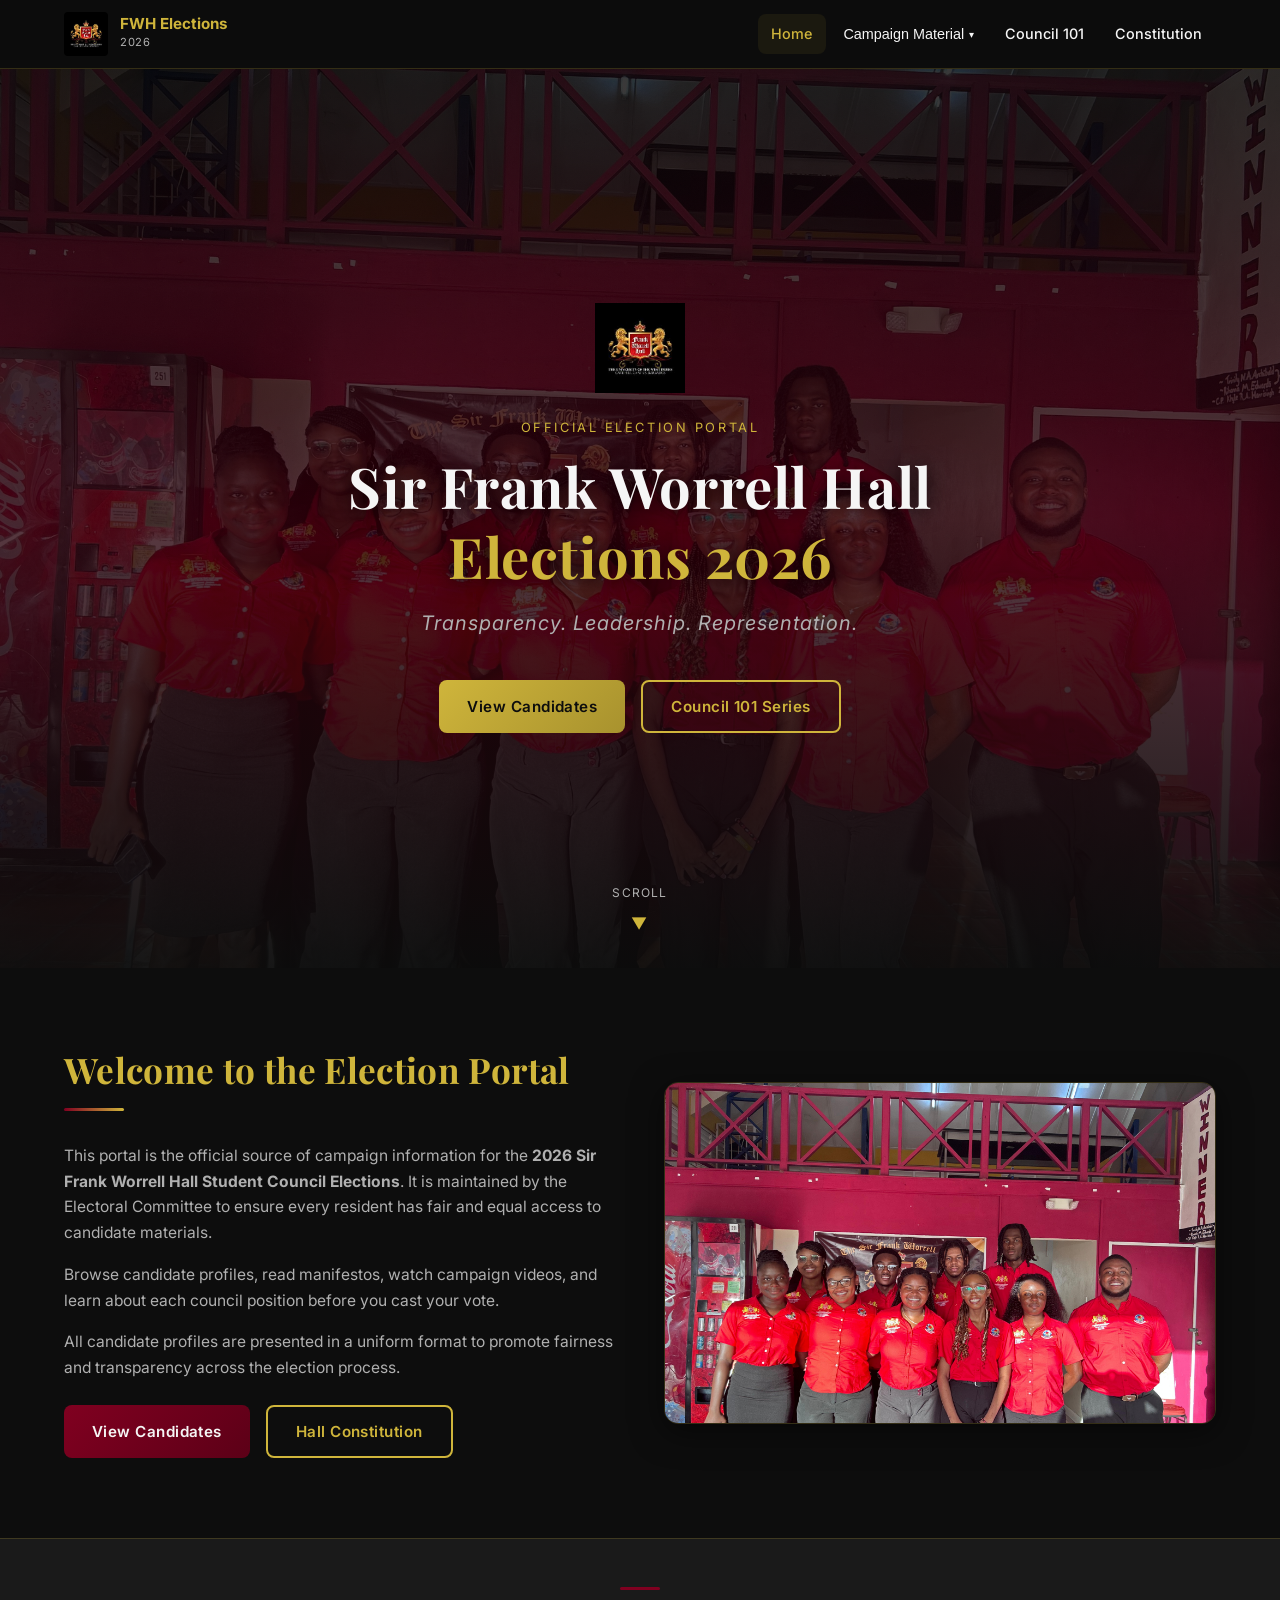
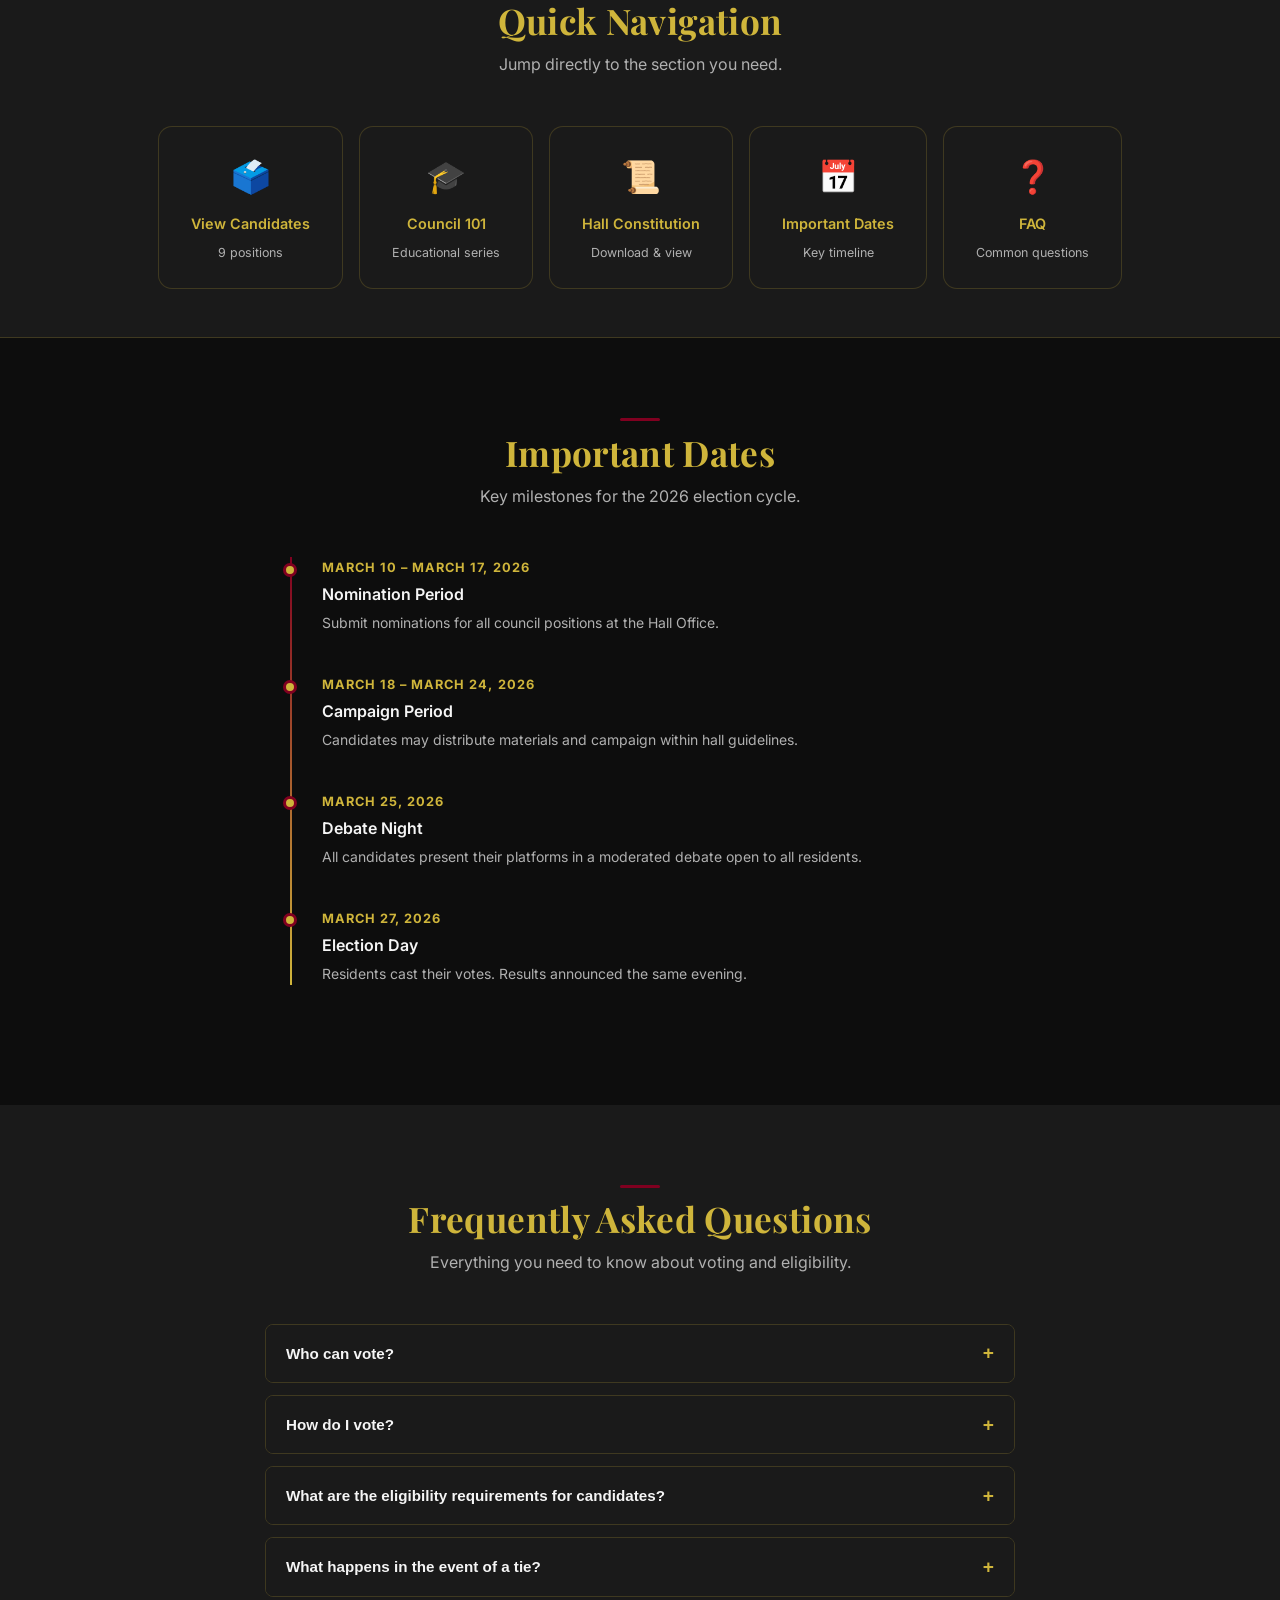
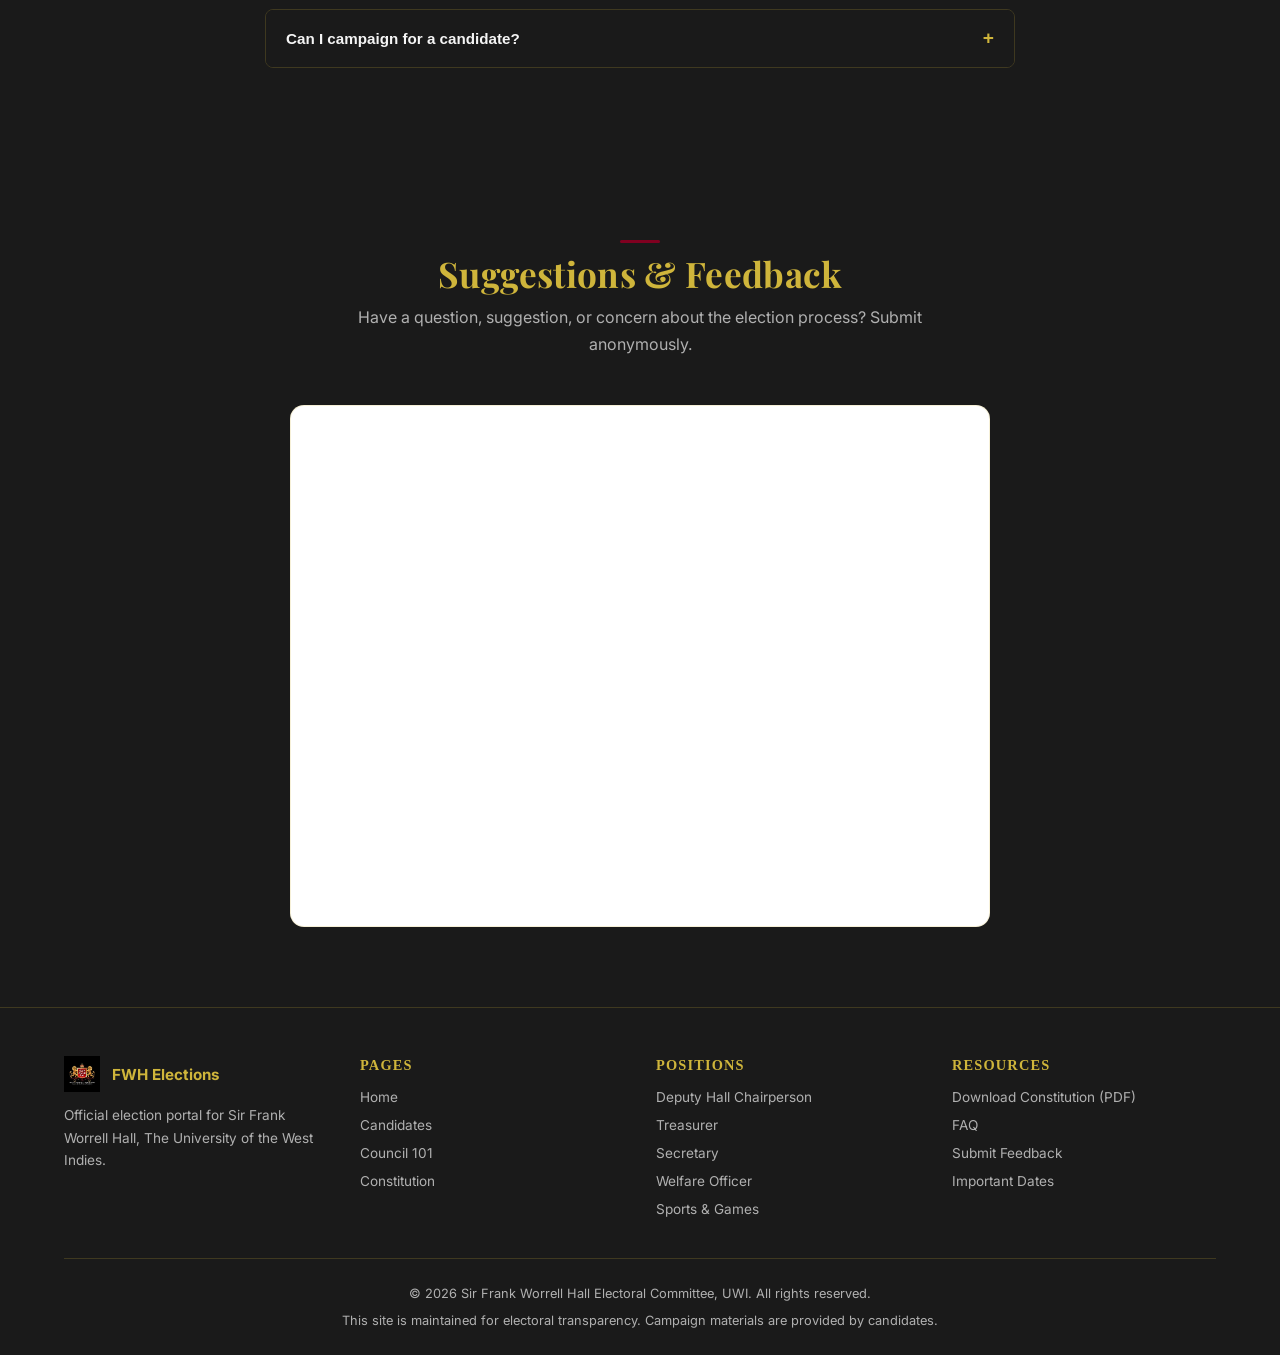
<file: index.html>
<!DOCTYPE html>
<html lang="en">
<head>
  <meta charset="UTF-8" />
  <meta name="viewport" content="width=device-width, initial-scale=1.0" />
  <meta name="description" content="Official election website for Sir Frank Worrell Hall, UWI. View candidates, manifestos, and important election information." />
  <title>FWH Elections 2026 | Sir Frank Worrell Hall</title>
  <link rel="icon" type="image/jpeg" href="assets/images/fwhLogo.jpg" />
  <link rel="preconnect" href="https://fonts.googleapis.com" />
  <link rel="preconnect" href="https://fonts.gstatic.com" crossorigin />
  <link href="https://fonts.googleapis.com/css2?family=Inter:wght@400;500;600;700&family=Playfair+Display:ital,wght@0,700;1,400&display=swap" rel="stylesheet" />
  <link rel="stylesheet" href="assets/css/styles.css" />
  <style>
    /* Page-specific overrides */
    body { font-family: 'Inter', 'Segoe UI', Arial, sans-serif; }
    h1,h2,h3 { font-family: 'Playfair Display', Georgia, serif; }

    /* Scroll-reveal base */
    [data-reveal] { opacity: 0; transform: translateY(20px); transition: opacity 0.6s ease, transform 0.6s ease; }
    [data-reveal].revealed { opacity: 1; transform: none; }

    /* Welcome image */
    .welcome-img-wrap {
      border-radius: var(--radius-lg); overflow: hidden;
      border: 1px solid var(--border);
      box-shadow: 0 8px 32px rgba(0,0,0,0.5);
    }
    .welcome-img-wrap img { width: 100%; height: 340px; object-fit: cover; object-position: top; }

    /* Back to top */
    #backToTop {
      position: fixed; bottom: 2rem; right: 2rem; z-index: 999;
      width: 44px; height: 44px;
      background: var(--maroon); color: var(--text);
      border: none; border-radius: 50%;
      font-size: 1.2rem; cursor: pointer;
      opacity: 0; pointer-events: none;
      transition: opacity 0.3s, transform 0.2s;
      box-shadow: 0 4px 16px rgba(0,0,0,0.4);
    }
    #backToTop:hover { transform: translateY(-3px); background: var(--maroon-light); }
  </style>
</head>
<body>

  <!-- =================== NAVBAR =================== -->
  <nav id="navbar" role="navigation" aria-label="Main navigation">
    <div class="nav-container">
      <a href="index.html" class="nav-logo" aria-label="FWH Elections Home">
        <img src="assets/images/fwhLogo.jpg" alt="Frank Worrell Hall Logo" />
        <div class="nav-logo-text">
          <span class="site-title">FWH Elections</span>
          <span class="site-sub">2026</span>
        </div>
      </a>

      <button class="nav-toggle" id="navToggle" aria-label="Toggle navigation" aria-expanded="false">
        <span></span><span></span><span></span>
      </button>

      <ul class="nav-links" id="navLinks" role="list">
        <li><a href="index.html">Home</a></li>

        <li class="has-dropdown">
          <button class="nav-btn" aria-haspopup="true" aria-expanded="false">
            Campaign Material <span class="chevron" aria-hidden="true">▾</span>
          </button>
          <ul class="dropdown-menu" role="menu">
            <li role="menuitem"><a href="candidates.html#deputy-hall-chairperson">Deputy Hall Chairperson</a></li>
            <li role="menuitem"><a href="candidates.html#treasurer">Treasurer</a></li>
            <li role="menuitem"><a href="candidates.html#secretary">Secretary</a></li>
            <li role="menuitem"><a href="candidates.html#public-relation-officer">Public Relation Officer</a></li>
            <li role="menuitem"><a href="candidates.html#welfare-officer">Welfare Officer</a></li>
            <li role="menuitem"><a href="candidates.html#cultural-and-entertainment-activities-chairperson-ceac">CEAC</a></li>
            <li role="menuitem"><a href="candidates.html#maintenance-representation">Maintenance Representation</a></li>
            <li role="menuitem"><a href="candidates.html#constitutional-chairperson">Constitutional Chairperson</a></li>
            <li role="menuitem"><a href="candidates.html#sports-and-games-chairperson">Sports &amp; Games Chairperson</a></li>
            <li role="menuitem" style="border-top:1px solid var(--border);margin-top:0.25rem;padding-top:0.25rem">
              <a href="candidates.html" style="color:var(--gold);font-weight:600">View All Candidates →</a>
            </li>
          </ul>
        </li>

        <li><a href="council-101.html">Council 101</a></li>
        <li><a href="constitution.html">Constitution</a></li>
      </ul>
    </div>
  </nav>

  <!-- =================== HERO =================== -->
  <section class="hero" aria-label="Hero banner">
    <div class="hero-bg" style="background-image: url('assets/images/councilPhoto.jpeg');" role="presentation"></div>
    <div class="hero-overlay" role="presentation"></div>
    <div class="hero-content">
      <img src="assets/images/fwhLogo.jpg" alt="Sir Frank Worrell Hall Logo" class="hero-logo" />
      <p class="hero-eyebrow">Official Election Portal</p>
      <h1>Sir Frank Worrell Hall<br /><span>Elections 2026</span></h1>
      <p class="hero-tagline">Transparency. Leadership. Representation.</p>
      <div class="hero-cta">
        <a href="candidates.html" class="btn btn-gold">View Candidates</a>
        <a href="council-101.html" class="btn btn-outline">Council 101 Series</a>
      </div>
    </div>
    <div class="hero-scroll" aria-hidden="true">Scroll</div>
  </section>


  <!-- =================== WELCOME =================== -->
  <section class="section" aria-labelledby="welcome-heading">
    <div class="container">
      <div class="welcome-grid" data-reveal>
        <div class="welcome-text">
          <h2 id="welcome-heading">Welcome to the Election Portal</h2>
          <div class="divider divider-left"></div>
          <p>This portal is the official source of campaign information for the <strong>2026 Sir Frank Worrell Hall Student Council Elections</strong>. It is maintained by the Electoral Committee to ensure every resident has fair and equal access to candidate materials.</p>
          <p>Browse candidate profiles, read manifestos, watch campaign videos, and learn about each council position before you cast your vote.</p>
          <p>All candidate profiles are presented in a uniform format to promote fairness and transparency across the election process.</p>
          <div style="display:flex;gap:1rem;flex-wrap:wrap;margin-top:1.5rem">
            <a href="candidates.html" class="btn btn-maroon">View Candidates</a>
            <a href="constitution.html" class="btn btn-outline">Hall Constitution</a>
          </div>
        </div>
        <div class="welcome-img-wrap">
          <img src="assets/images/councilPhoto.jpeg" alt="Current Sir Frank Worrell Hall Council" loading="lazy" />
        </div>
      </div>
    </div>
  </section>


  <!-- =================== QUICK NAV =================== -->
  <section class="section-sm" style="background: var(--black-soft); border-top: 1px solid var(--border); border-bottom: 1px solid var(--border);" aria-labelledby="quicknav-heading">
    <div class="container">
      <div class="section-header" data-reveal>
        <h2 id="quicknav-heading">Quick Navigation</h2>
        <p>Jump directly to the section you need.</p>
      </div>
      <div class="quick-nav" data-reveal>
        <a href="candidates.html" class="quick-nav-btn" aria-label="View all candidates">
          <span class="qnb-icon">🗳️</span>
          <span class="qnb-label">View Candidates</span>
          <span style="font-size:0.78rem;color:var(--text-muted)">9 positions</span>
        </a>
        <a href="council-101.html" class="quick-nav-btn" aria-label="Council 101 video series">
          <span class="qnb-icon">🎓</span>
          <span class="qnb-label">Council 101</span>
          <span style="font-size:0.78rem;color:var(--text-muted)">Educational series</span>
        </a>
        <a href="constitution.html" class="quick-nav-btn" aria-label="View Hall Constitution">
          <span class="qnb-icon">📜</span>
          <span class="qnb-label">Hall Constitution</span>
          <span style="font-size:0.78rem;color:var(--text-muted)">Download &amp; view</span>
        </a>
        <a href="#important-dates" class="quick-nav-btn" aria-label="Important election dates">
          <span class="qnb-icon">📅</span>
          <span class="qnb-label">Important Dates</span>
          <span style="font-size:0.78rem;color:var(--text-muted)">Key timeline</span>
        </a>
        <a href="#faq" class="quick-nav-btn" aria-label="Frequently asked questions">
          <span class="qnb-icon">❓</span>
          <span class="qnb-label">FAQ</span>
          <span style="font-size:0.78rem;color:var(--text-muted)">Common questions</span>
        </a>
      </div>
    </div>
  </section>


  <!-- =================== IMPORTANT DATES =================== -->
  <section class="section" id="important-dates" aria-labelledby="dates-heading">
    <div class="container">
      <div class="section-header" data-reveal>
        <h2 id="dates-heading">Important Dates</h2>
        <p>Key milestones for the 2026 election cycle.</p>
      </div>
      <div class="timeline" id="dates-timeline" data-reveal aria-label="Election timeline">
        <div class="loading-spinner" style="padding:2rem"><div class="spinner"></div></div>
      </div>
    </div>
  </section>


  <!-- =================== FAQ =================== -->
  <section class="section" id="faq" style="background: var(--black-soft);" aria-labelledby="faq-heading">
    <div class="container">
      <div class="section-header" data-reveal>
        <h2 id="faq-heading">Frequently Asked Questions</h2>
        <p>Everything you need to know about voting and eligibility.</p>
      </div>
      <div class="accordion" id="faq-accordion" data-reveal aria-label="FAQ accordion">
        <div class="loading-spinner" style="padding:2rem"><div class="spinner"></div></div>
      </div>
    </div>
  </section>


  <!-- =================== FEEDBACK / SUGGESTION BOX =================== -->
  <section class="section feedback-section" id="feedback" aria-labelledby="feedback-heading">
    <div class="container">
      <div class="feedback-wrap" data-reveal>
        <div class="section-header">
          <h2 id="feedback-heading">Suggestions &amp; Feedback</h2>
          <p>Have a question, suggestion, or concern about the election process? Submit anonymously.</p>
        </div>
        <!--
          SETUP: Replace the src below with your published Google Form embed URL.
          In Google Forms: Send → Embed icon → Copy the src URL from the iframe code.
        
        <div class="feedback-placeholder" id="feedback-form-area">
          <p style="margin-bottom:1rem;font-size:1rem;color:var(--text)">📬 Suggestion Box</p>
          <p>To enable the anonymous feedback form, replace the placeholder in <code>index.html</code> with your Google Form embed URL.</p>
          <p style="margin-top:0.75rem;font-size:0.82rem">
            See the <a href="README.md">setup guide</a> for instructions on creating a Google Form and adding the embed code here.
          </p>
        </div>
      -->
        
        <div class="feedback-iframe-wrap">
          <iframe src="https://docs.google.com/forms/d/e/1FAIpQLSc6IU6gb0yAJTKpWpxSdC4wE6JJoQL9-2AI1ia40ZU83E6RcQ/viewform?embedded=true"
            title="Anonymous suggestion and feedback form"
            frameborder="0" marginheight="0" marginwidth="0">
            
          </iframe>
        </div>
       
      </div>
    </div>
  </section>


  <!-- =================== FOOTER =================== -->
  <footer role="contentinfo">
    <div class="container">
      <div class="footer-grid">
        <div class="footer-col">
          <div class="footer-logo">
            <img src="assets/images/fwhLogo.jpg" alt="FWH Logo" />
            <span style="color:var(--gold);font-weight:700;font-size:0.95rem">FWH Elections</span>
          </div>
          <p>Official election portal for Sir Frank Worrell Hall, The University of the West Indies.</p>
        </div>
        <div class="footer-col">
          <h4>Pages</h4>
          <a href="index.html">Home</a>
          <a href="candidates.html">Candidates</a>
          <a href="council-101.html">Council 101</a>
          <a href="constitution.html">Constitution</a>
        </div>
        <div class="footer-col">
          <h4>Positions</h4>
          <a href="candidates.html#deputy-hall-chairperson">Deputy Hall Chairperson</a>
          <a href="candidates.html#treasurer">Treasurer</a>
          <a href="candidates.html#secretary">Secretary</a>
          <a href="candidates.html#welfare-officer">Welfare Officer</a>
          <a href="candidates.html#sports-and-games-chairperson">Sports &amp; Games</a>
        </div>
        <div class="footer-col">
          <h4>Resources</h4>
          <a href="assets/docs/constitution.pdf" target="_blank" rel="noopener">Download Constitution (PDF)</a>
          <a href="#faq">FAQ</a>
          <a href="#feedback">Submit Feedback</a>
          <a href="#important-dates">Important Dates</a>
        </div>
      </div>
      <div class="footer-bottom">
        <p>© 2026 Sir Frank Worrell Hall Electoral Committee, UWI. All rights reserved.</p>
        <p style="margin-top:0.35rem">This site is maintained for electoral transparency. Campaign materials are provided by candidates.</p>
      </div>
    </div>
  </footer>

  <button id="backToTop" aria-label="Back to top" title="Back to top">↑</button>

  <script type="module" src="assets/js/main.js"></script>
</body>
</html>
</file>
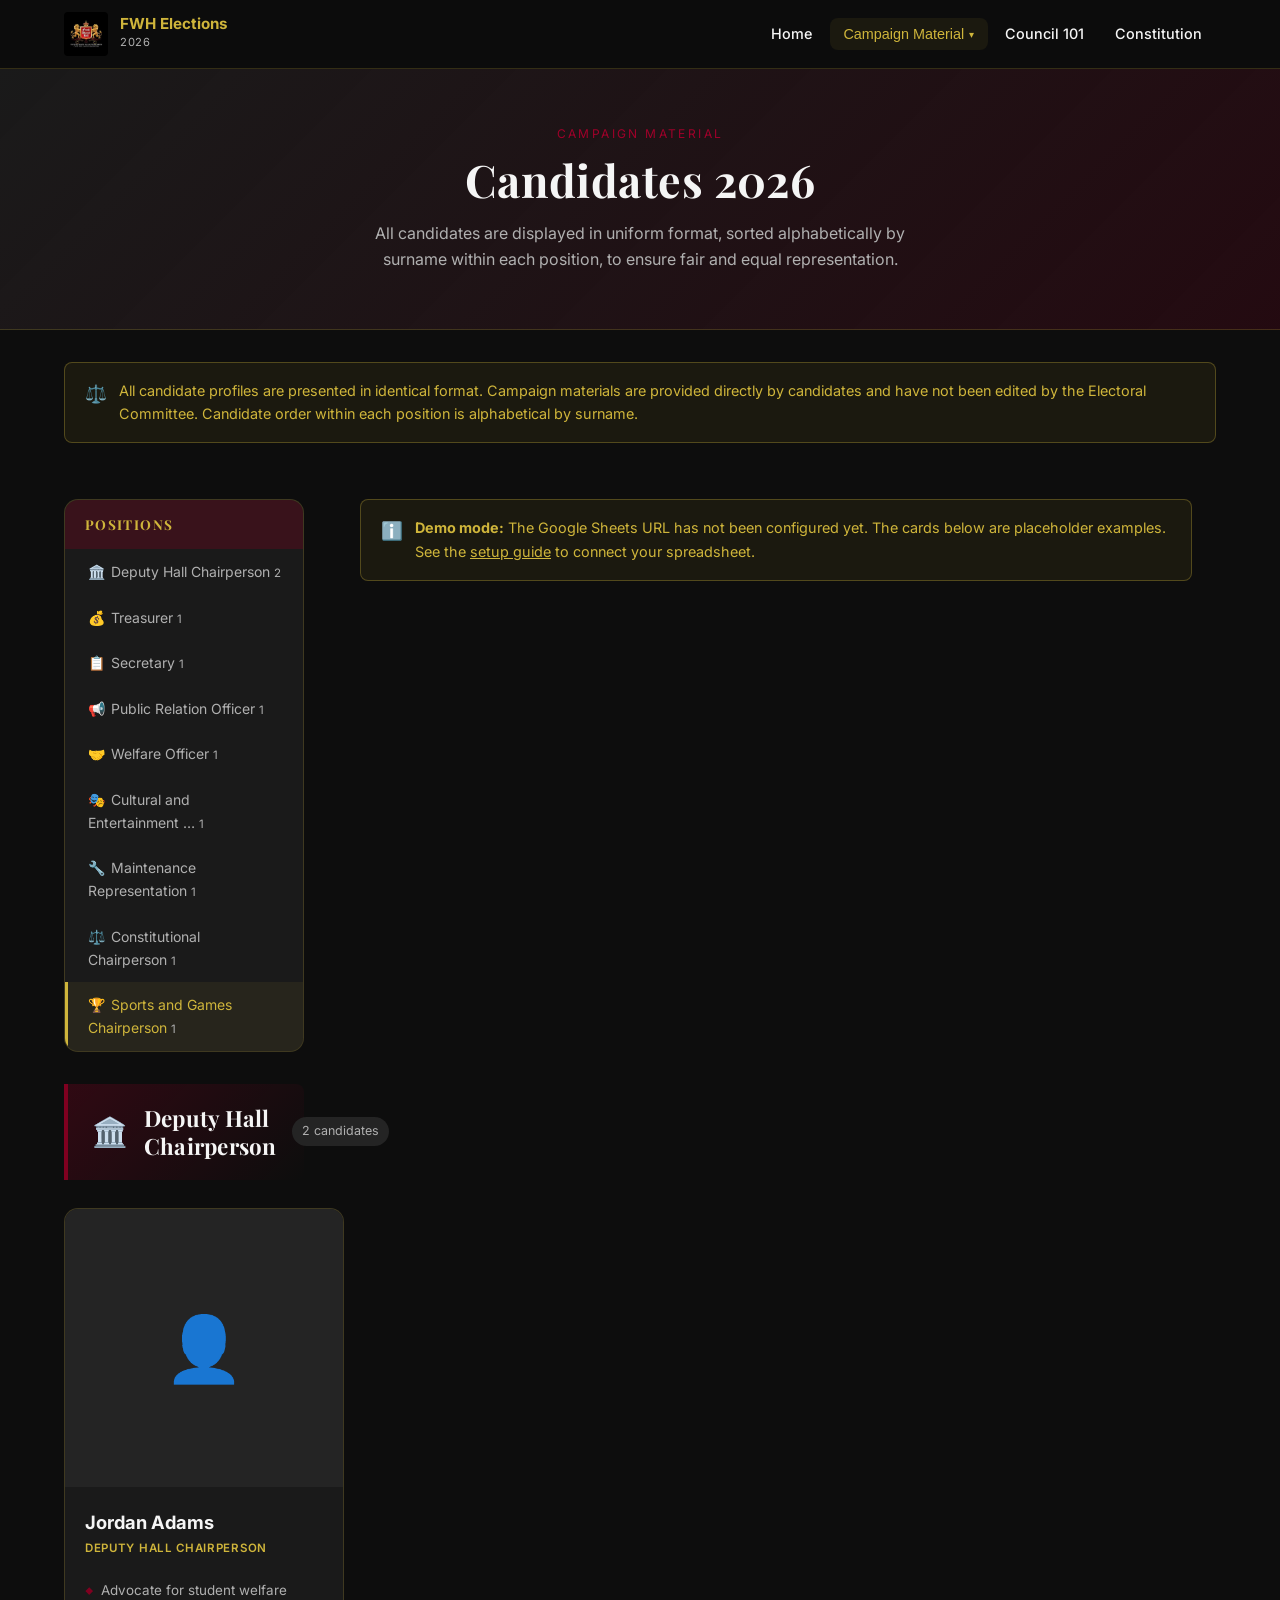
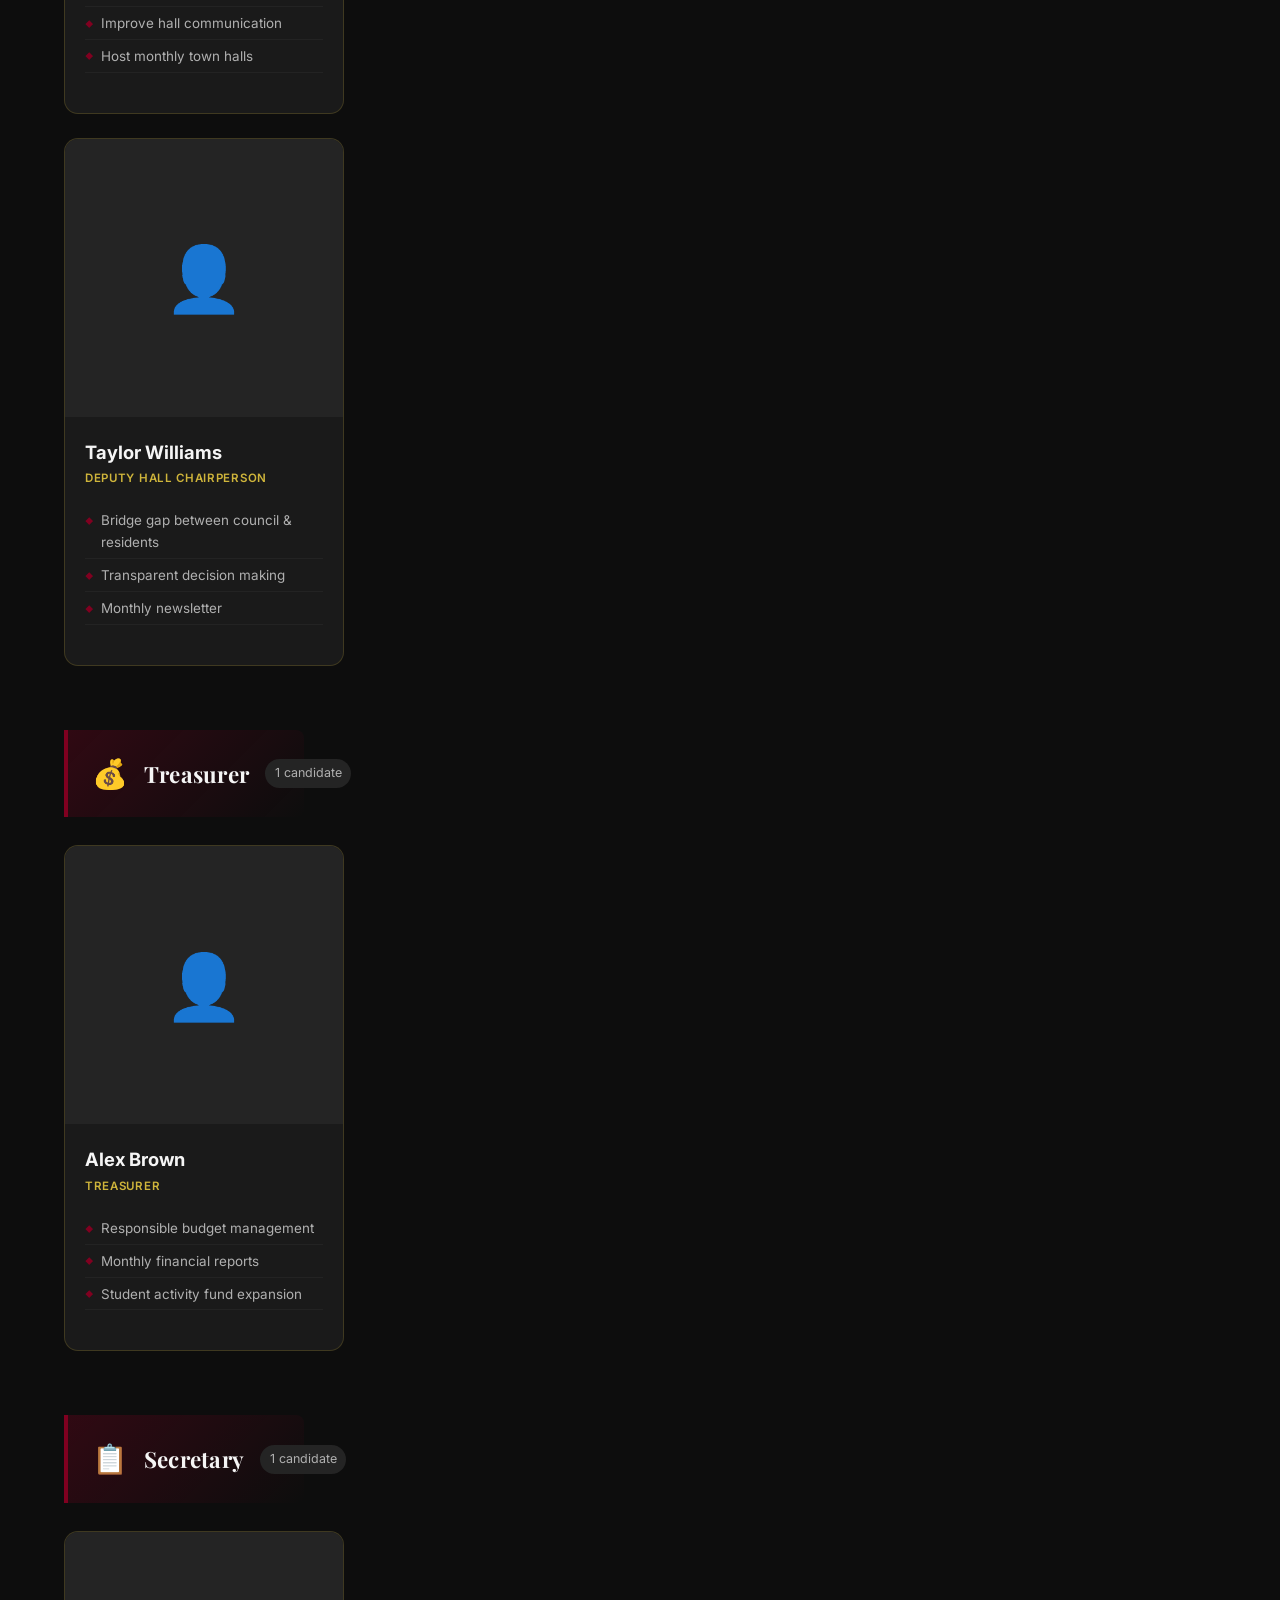
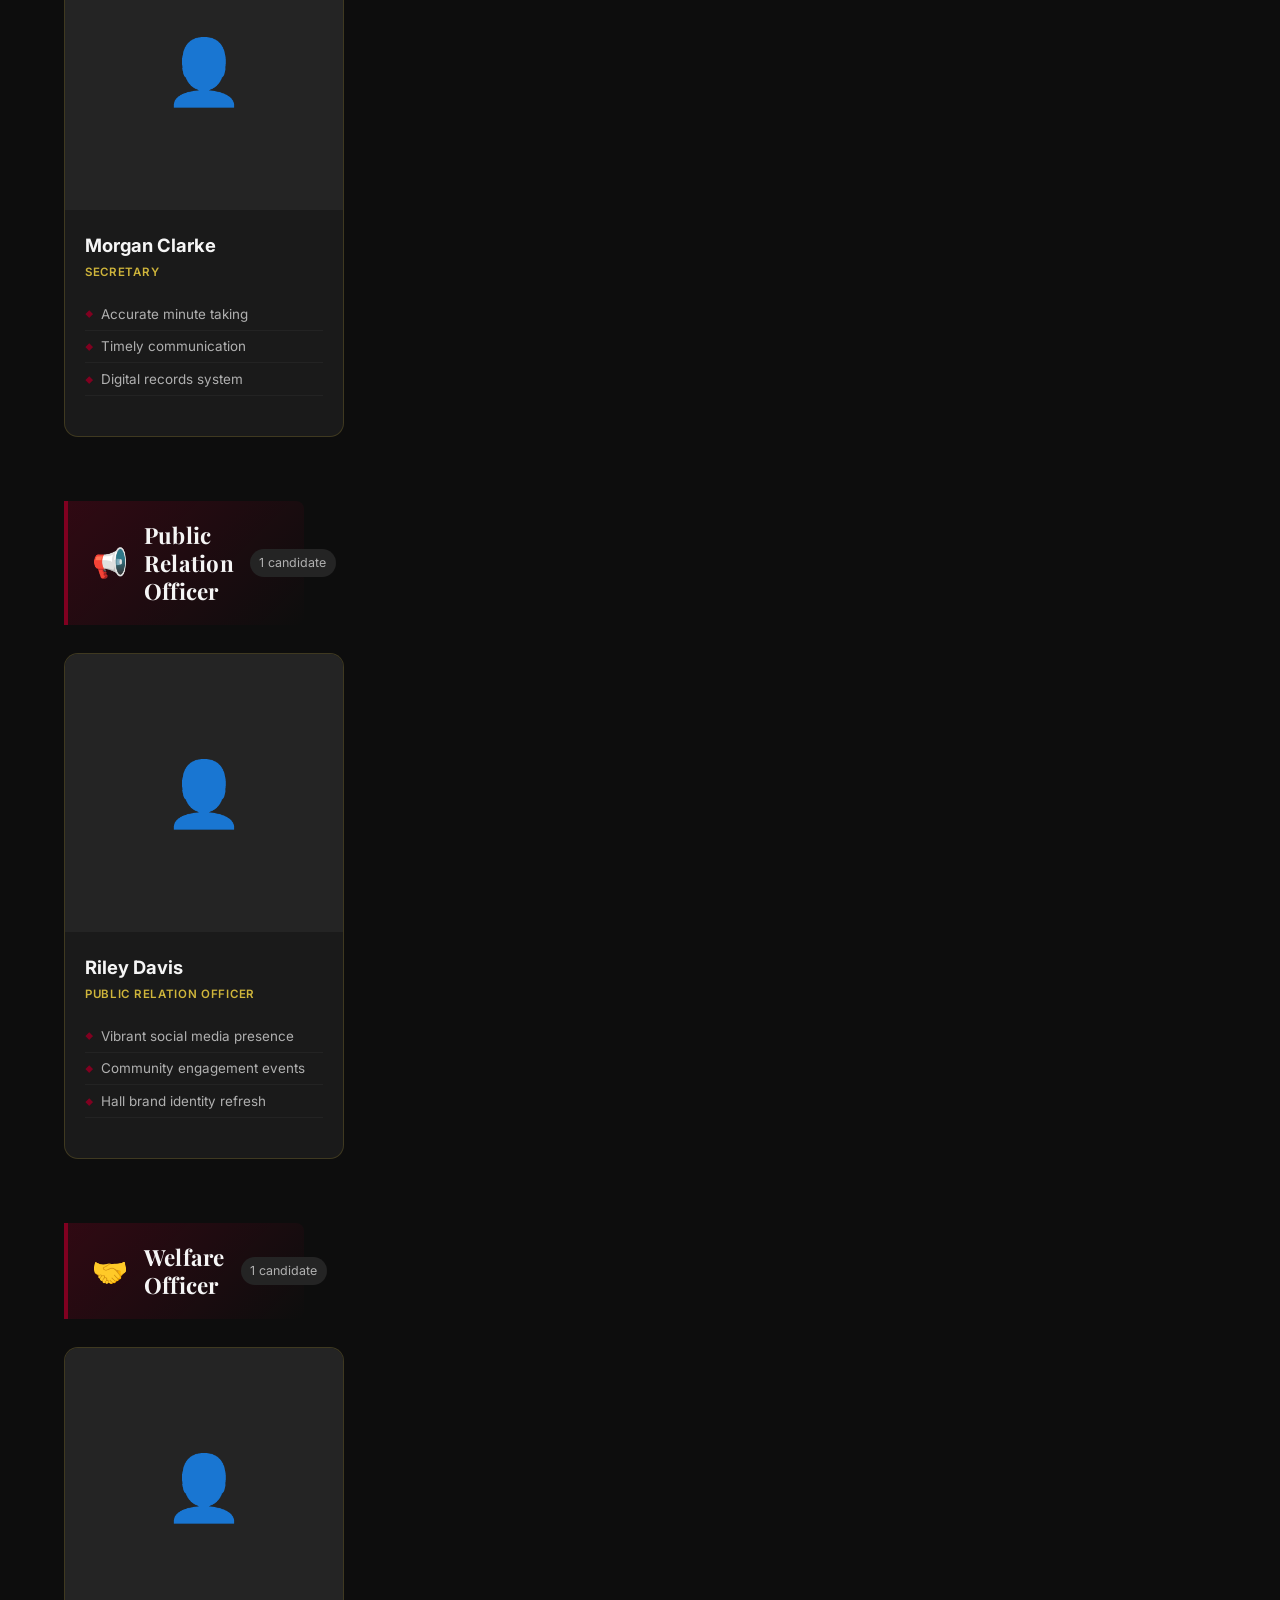
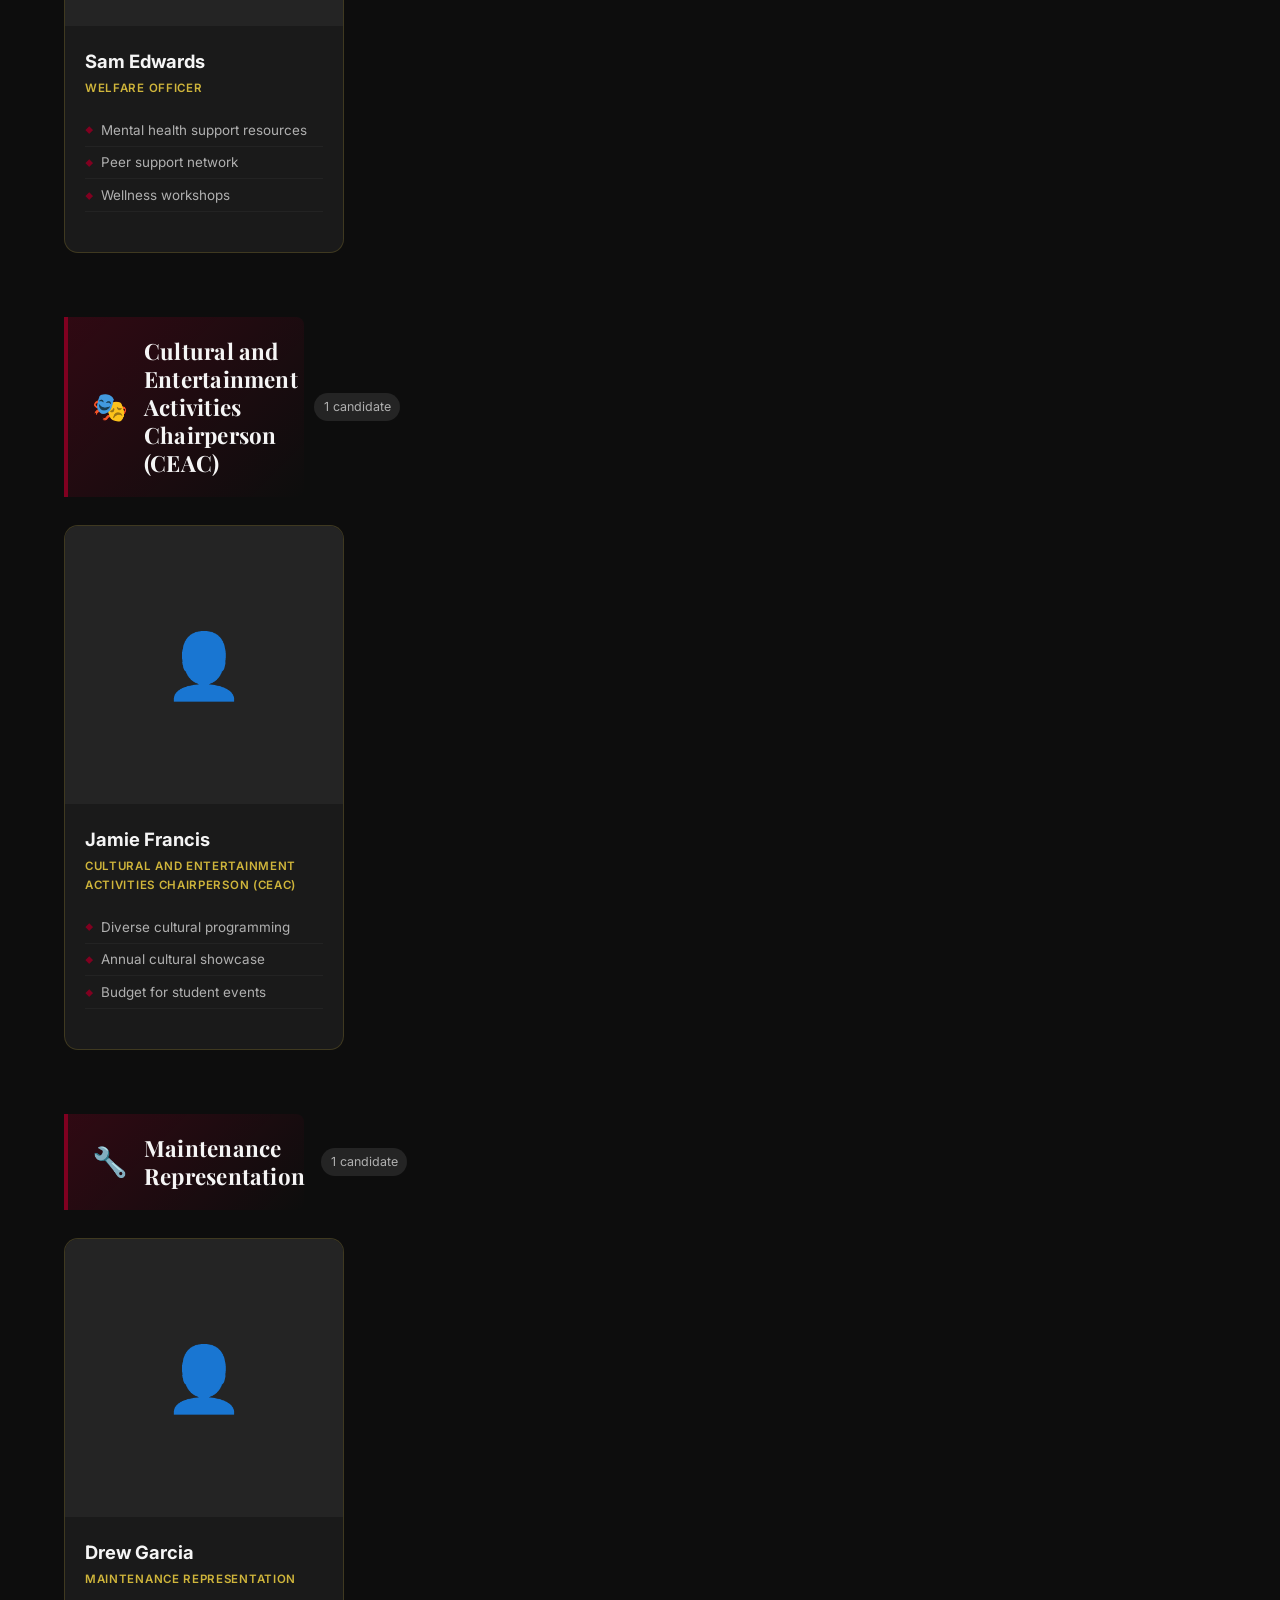
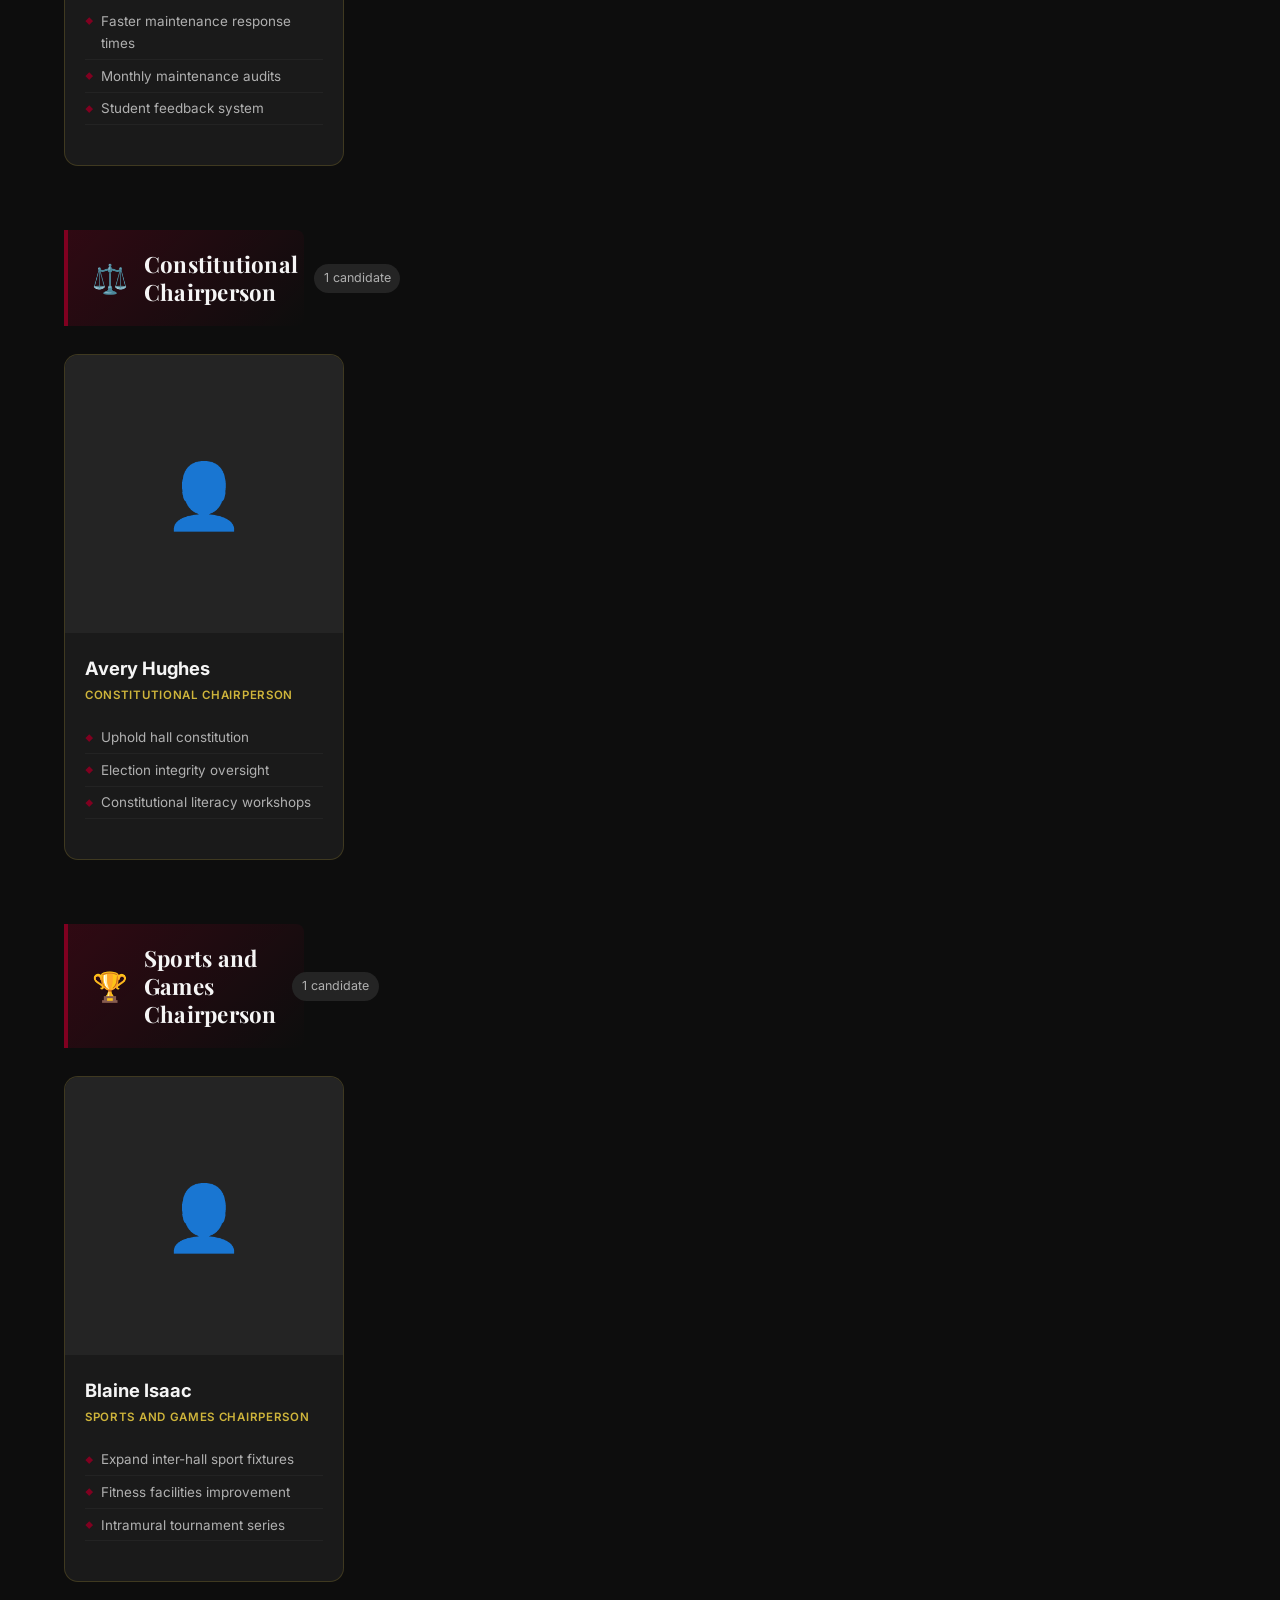
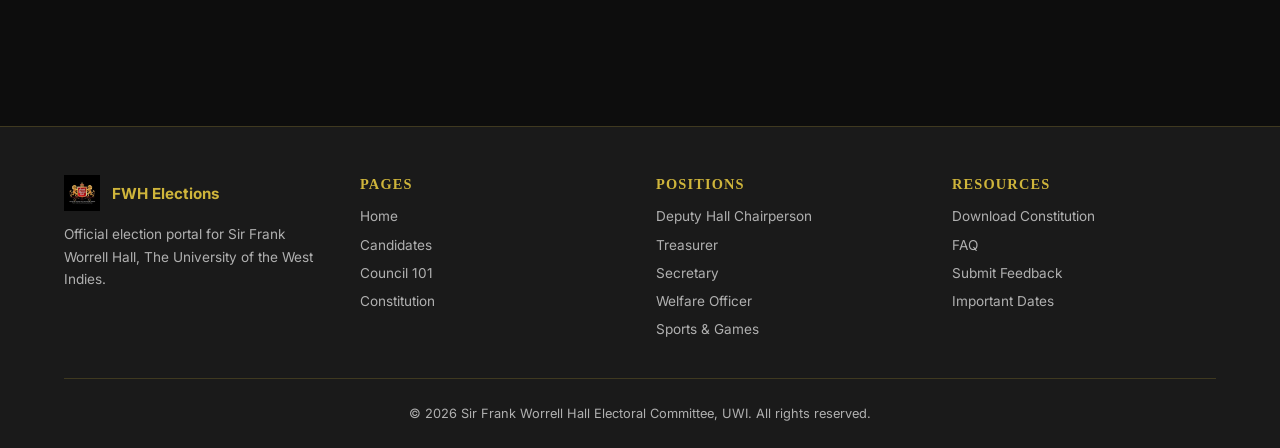
<file: candidates.html>
<!DOCTYPE html>
<html lang="en">
<head>
  <meta charset="UTF-8" />
  <meta name="viewport" content="width=device-width, initial-scale=1.0" />
  <meta name="description" content="Browse all candidates running for the 2026 Sir Frank Worrell Hall Student Council. View manifestos, campaign videos, and platform summaries." />
  <title>Candidates | FWH Elections 2026</title>
  <link rel="icon" type="image/jpeg" href="assets/images/fwhLogo.jpg" />
  <link rel="preconnect" href="https://fonts.googleapis.com" />
  <link rel="preconnect" href="https://fonts.gstatic.com" crossorigin />
  <link href="https://fonts.googleapis.com/css2?family=Inter:wght@400;500;600;700&family=Playfair+Display:ital,wght@0,700;1,400&display=swap" rel="stylesheet" />
  <link rel="stylesheet" href="assets/css/styles.css" />
  <style>
    body { font-family: 'Inter', 'Segoe UI', Arial, sans-serif; }
    h1,h2,h3 { font-family: 'Playfair Display', Georgia, serif; }
    [data-reveal] { opacity: 0; transform: translateY(20px); transition: opacity 0.6s ease, transform 0.6s ease; }
    [data-reveal].revealed { opacity: 1; transform: none; }
    #backToTop {
      position: fixed; bottom: 2rem; right: 2rem; z-index: 999;
      width: 44px; height: 44px;
      background: var(--maroon); color: var(--text);
      border: none; border-radius: 50%;
      font-size: 1.2rem; cursor: pointer;
      opacity: 0; pointer-events: none;
      transition: opacity 0.3s, transform 0.2s;
      box-shadow: 0 4px 16px rgba(0,0,0,0.4);
    }
    #backToTop:hover { transform: translateY(-3px); background: var(--maroon-light); }
  </style>
</head>
<body>

  <!-- =================== NAVBAR =================== -->
  <nav id="navbar" role="navigation" aria-label="Main navigation">
    <div class="nav-container">
      <a href="index.html" class="nav-logo" aria-label="FWH Elections Home">
        <img src="assets/images/fwhLogo.jpg" alt="Frank Worrell Hall Logo" />
        <div class="nav-logo-text">
          <span class="site-title">FWH Elections</span>
          <span class="site-sub">2026</span>
        </div>
      </a>
      <button class="nav-toggle" id="navToggle" aria-label="Toggle navigation" aria-expanded="false">
        <span></span><span></span><span></span>
      </button>
      <ul class="nav-links" id="navLinks" role="list">
        <li><a href="index.html">Home</a></li>
        <li class="has-dropdown">
          <button class="nav-btn active" aria-haspopup="true" aria-expanded="false">
            Campaign Material <span class="chevron" aria-hidden="true">▾</span>
          </button>
          <ul class="dropdown-menu" role="menu">
            <li role="menuitem"><a href="#deputy-hall-chairperson">Deputy Hall Chairperson</a></li>
            <li role="menuitem"><a href="#treasurer">Treasurer</a></li>
            <li role="menuitem"><a href="#secretary">Secretary</a></li>
            <li role="menuitem"><a href="#public-relation-officer">Public Relation Officer</a></li>
            <li role="menuitem"><a href="#welfare-officer">Welfare Officer</a></li>
            <li role="menuitem"><a href="#cultural-and-entertainment-activities-chairperson-ceac">CEAC</a></li>
            <li role="menuitem"><a href="#maintenance-representation">Maintenance Representation</a></li>
            <li role="menuitem"><a href="#constitutional-chairperson">Constitutional Chairperson</a></li>
            <li role="menuitem"><a href="#sports-and-games-chairperson">Sports &amp; Games Chairperson</a></li>
          </ul>
        </li>
        <li><a href="council-101.html">Council 101</a></li>
        <li><a href="constitution.html">Constitution</a></li>
      </ul>
    </div>
  </nav>

  <!-- =================== PAGE BANNER =================== -->
  <header class="page-banner">
    <div class="container">
      <p class="page-eyebrow">Campaign Material</p>
      <h1>Candidates 2026</h1>
      <p>All candidates are displayed in uniform format, sorted alphabetically by surname within each position, to ensure fair and equal representation.</p>
    </div>
  </header>

  <!-- =================== FAIRNESS NOTICE =================== -->
  <div class="container" style="margin-top:2rem">
    <div class="alert alert-gold">
      <span class="alert-icon">⚖️</span>
      <span>All candidate profiles are presented in identical format. Campaign materials are provided directly by candidates and have not been edited by the Electoral Committee. Candidate order within each position is alphabetical by surname.</span>
    </div>
  </div>

  <!-- =================== MAIN LAYOUT =================== -->
  <main style="padding: 2rem 0 5rem;" aria-label="Candidates by position">
    <div class="positions-layout">

      <!-- Sidebar -->
      <aside aria-label="Positions navigation">
        <div class="positions-sidebar">
          <h3>Positions</h3>
          <ul class="sidebar-nav" id="positions-sidebar-nav" role="list">
            <li><a href="#deputy-hall-chairperson">🏛️ Deputy Hall Chairperson</a></li>
            <li><a href="#treasurer">💰 Treasurer</a></li>
            <li><a href="#secretary">📋 Secretary</a></li>
            <li><a href="#public-relation-officer">📢 Public Relation Officer</a></li>
            <li><a href="#welfare-officer">🤝 Welfare Officer</a></li>
            <li><a href="#cultural-and-entertainment-activities-chairperson-ceac">🎭 CEAC</a></li>
            <li><a href="#maintenance-representation">🔧 Maintenance Rep.</a></li>
            <li><a href="#constitutional-chairperson">⚖️ Constitutional Chair</a></li>
            <li><a href="#sports-and-games-chairperson">🏆 Sports &amp; Games</a></li>
          </ul>
        </div>
      </aside>

      <!-- Dynamic candidate sections -->
      <div id="candidates-main" aria-live="polite">
        <div class="loading-spinner">
          <div class="spinner"></div>
          <p>Loading candidates…</p>
        </div>
      </div>

    </div>
  </main>

  <!-- =================== FOOTER =================== -->
  <footer role="contentinfo">
    <div class="container">
      <div class="footer-grid">
        <div class="footer-col">
          <div class="footer-logo">
            <img src="assets/images/fwhLogo.jpg" alt="FWH Logo" />
            <span style="color:var(--gold);font-weight:700;font-size:0.95rem">FWH Elections</span>
          </div>
          <p>Official election portal for Sir Frank Worrell Hall, The University of the West Indies.</p>
        </div>
        <div class="footer-col">
          <h4>Pages</h4>
          <a href="index.html">Home</a>
          <a href="candidates.html">Candidates</a>
          <a href="council-101.html">Council 101</a>
          <a href="constitution.html">Constitution</a>
        </div>
        <div class="footer-col">
          <h4>Positions</h4>
          <a href="#deputy-hall-chairperson">Deputy Hall Chairperson</a>
          <a href="#treasurer">Treasurer</a>
          <a href="#secretary">Secretary</a>
          <a href="#welfare-officer">Welfare Officer</a>
          <a href="#sports-and-games-chairperson">Sports &amp; Games</a>
        </div>
        <div class="footer-col">
          <h4>Resources</h4>
          <a href="assets/docs/constitution.pdf" target="_blank" rel="noopener">Download Constitution</a>
          <a href="index.html#faq">FAQ</a>
          <a href="index.html#feedback">Submit Feedback</a>
          <a href="index.html#important-dates">Important Dates</a>
        </div>
      </div>
      <div class="footer-bottom">
        <p>© 2026 Sir Frank Worrell Hall Electoral Committee, UWI. All rights reserved.</p>
      </div>
    </div>
  </footer>

  <button id="backToTop" aria-label="Back to top" title="Back to top">↑</button>

  <script type="module" src="assets/js/candidates.js?v=4"></script>
  <script type="module" src="assets/js/main.js?v=4"></script>
</body>
</html>
</file>
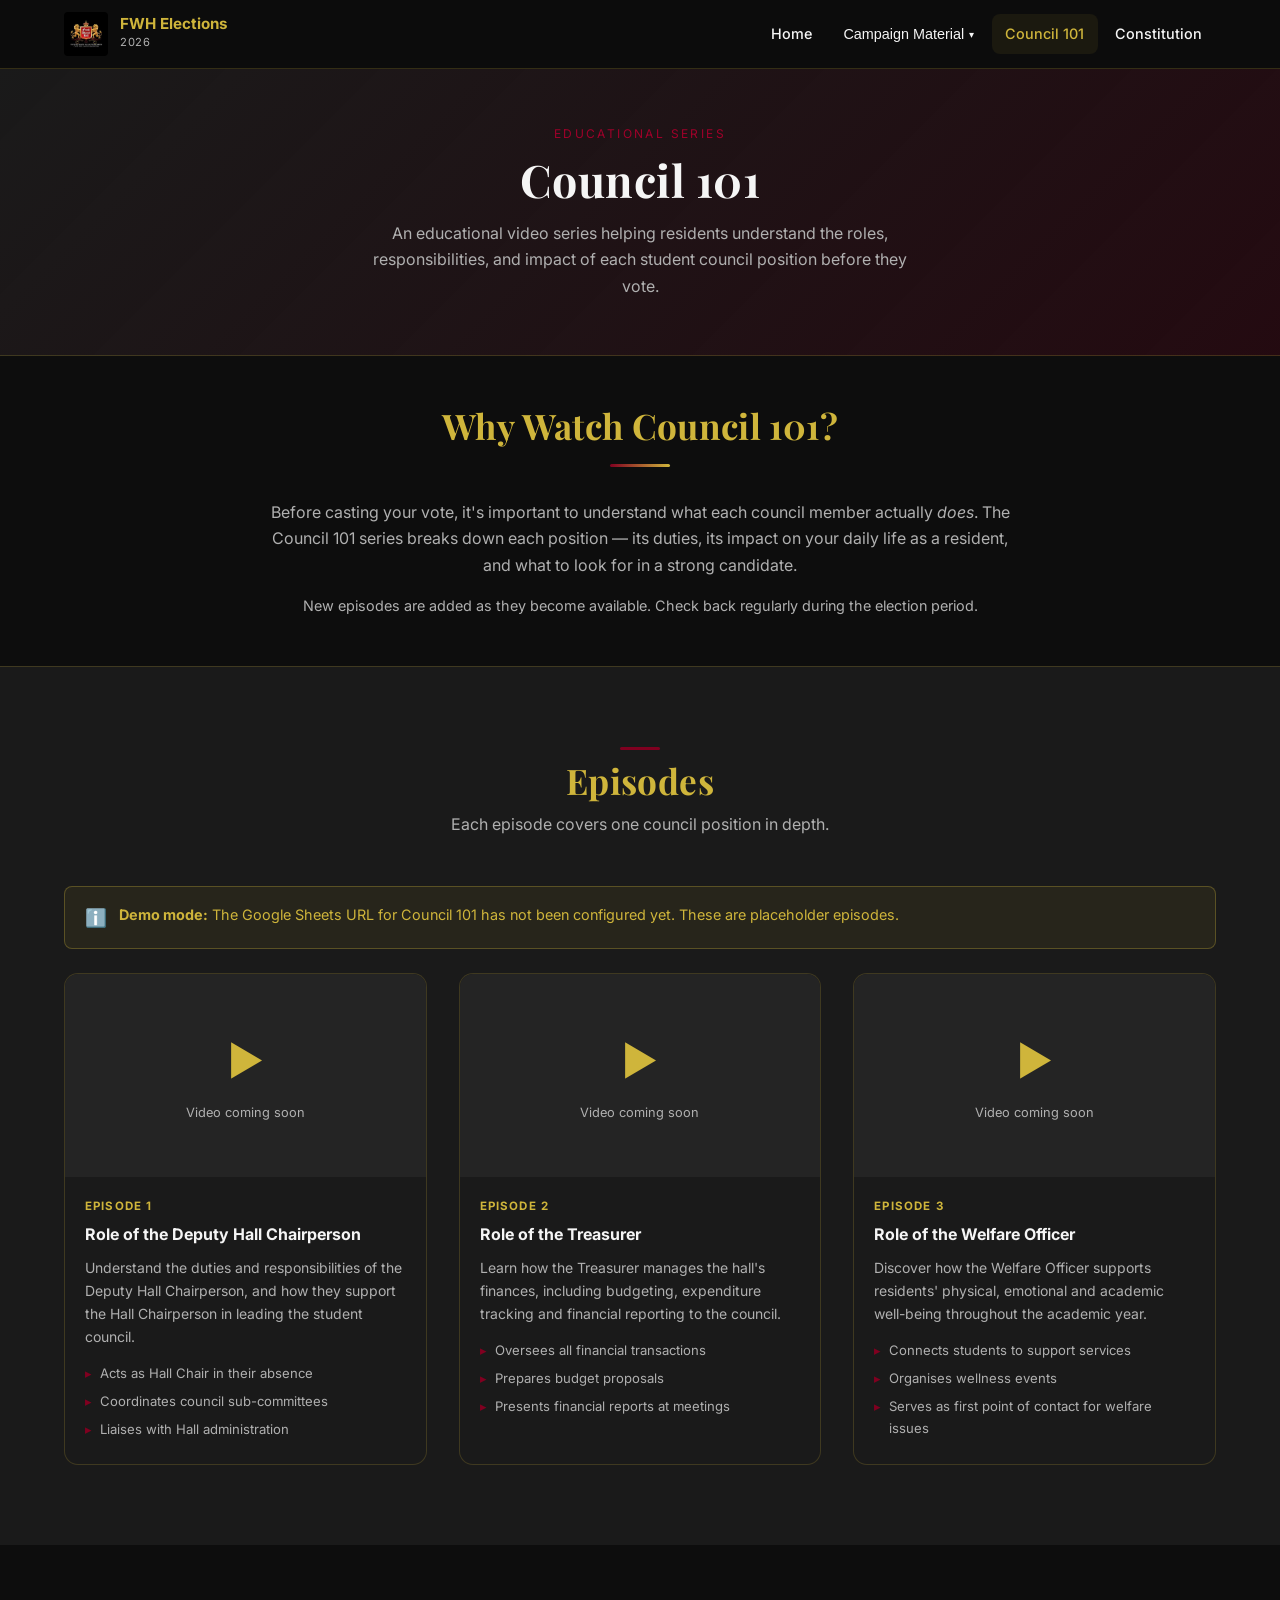
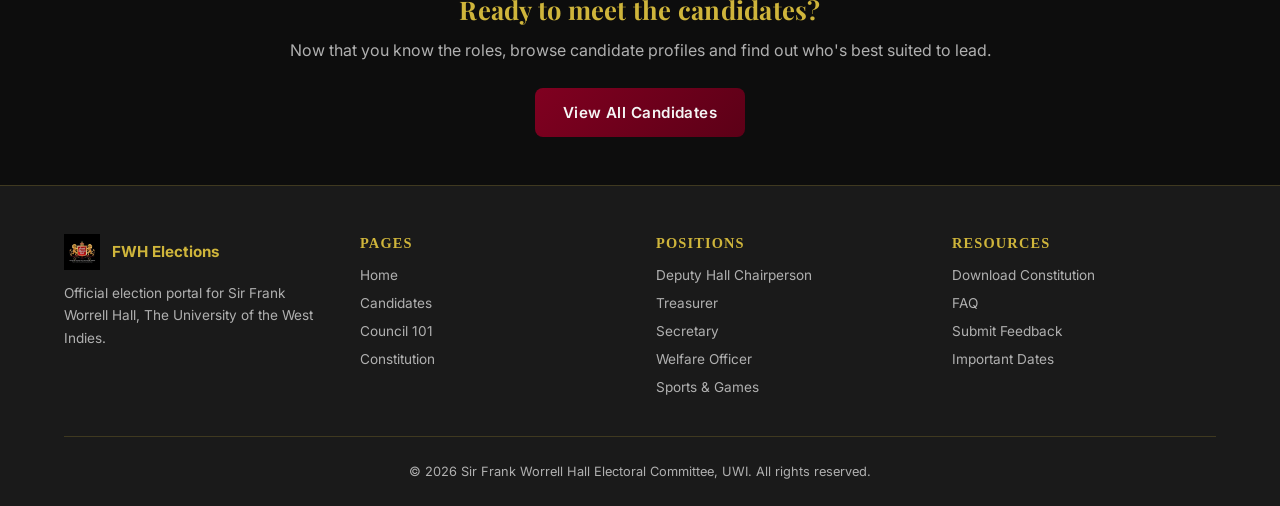
<file: council-101.html>
<!DOCTYPE html>
<html lang="en">
<head>
  <meta charset="UTF-8" />
  <meta name="viewport" content="width=device-width, initial-scale=1.0" />
  <meta name="description" content="Council 101 — An educational video series explaining the roles and responsibilities of each Sir Frank Worrell Hall Student Council position." />
  <title>Council 101 | FWH Elections 2026</title>
  <link rel="icon" type="image/jpeg" href="assets/images/fwhLogo.jpg" />
  <link rel="preconnect" href="https://fonts.googleapis.com" />
  <link rel="preconnect" href="https://fonts.gstatic.com" crossorigin />
  <link href="https://fonts.googleapis.com/css2?family=Inter:wght@400;500;600;700&family=Playfair+Display:ital,wght@0,700;1,400&display=swap" rel="stylesheet" />
  <link rel="stylesheet" href="assets/css/styles.css" />
  <style>
    body { font-family: 'Inter', 'Segoe UI', Arial, sans-serif; }
    h1,h2,h3 { font-family: 'Playfair Display', Georgia, serif; }
    [data-reveal] { opacity: 0; transform: translateY(20px); transition: opacity 0.6s ease, transform 0.6s ease; }
    [data-reveal].revealed { opacity: 1; transform: none; }
    #backToTop {
      position: fixed; bottom: 2rem; right: 2rem; z-index: 999;
      width: 44px; height: 44px;
      background: var(--maroon); color: var(--text);
      border: none; border-radius: 50%;
      font-size: 1.2rem; cursor: pointer;
      opacity: 0; pointer-events: none;
      transition: opacity 0.3s, transform 0.2s;
      box-shadow: 0 4px 16px rgba(0,0,0,0.4);
    }
    #backToTop:hover { transform: translateY(-3px); }
  </style>
</head>
<body>

  <!-- =================== NAVBAR =================== -->
  <nav id="navbar" role="navigation" aria-label="Main navigation">
    <div class="nav-container">
      <a href="index.html" class="nav-logo" aria-label="FWH Elections Home">
        <img src="assets/images/fwhLogo.jpg" alt="Frank Worrell Hall Logo" />
        <div class="nav-logo-text">
          <span class="site-title">FWH Elections</span>
          <span class="site-sub">2026</span>
        </div>
      </a>
      <button class="nav-toggle" id="navToggle" aria-label="Toggle navigation" aria-expanded="false">
        <span></span><span></span><span></span>
      </button>
      <ul class="nav-links" id="navLinks" role="list">
        <li><a href="index.html">Home</a></li>
        <li class="has-dropdown">
          <button class="nav-btn" aria-haspopup="true" aria-expanded="false">
            Campaign Material <span class="chevron" aria-hidden="true">▾</span>
          </button>
          <ul class="dropdown-menu" role="menu">
            <li role="menuitem"><a href="candidates.html#deputy-hall-chairperson">Deputy Hall Chairperson</a></li>
            <li role="menuitem"><a href="candidates.html#treasurer">Treasurer</a></li>
            <li role="menuitem"><a href="candidates.html#secretary">Secretary</a></li>
            <li role="menuitem"><a href="candidates.html#public-relation-officer">Public Relation Officer</a></li>
            <li role="menuitem"><a href="candidates.html#welfare-officer">Welfare Officer</a></li>
            <li role="menuitem"><a href="candidates.html#cultural-and-entertainment-activities-chairperson-ceac">CEAC</a></li>
            <li role="menuitem"><a href="candidates.html#maintenance-representation">Maintenance Representation</a></li>
            <li role="menuitem"><a href="candidates.html#constitutional-chairperson">Constitutional Chairperson</a></li>
            <li role="menuitem"><a href="candidates.html#sports-and-games-chairperson">Sports &amp; Games Chairperson</a></li>
            <li role="menuitem" style="border-top:1px solid var(--border);margin-top:0.25rem;padding-top:0.25rem">
              <a href="candidates.html" style="color:var(--gold);font-weight:600">View All Candidates →</a>
            </li>
          </ul>
        </li>
        <li><a href="council-101.html" class="active">Council 101</a></li>
        <li><a href="constitution.html">Constitution</a></li>
      </ul>
    </div>
  </nav>

  <!-- =================== PAGE BANNER =================== -->
  <header class="page-banner">
    <div class="container">
      <p class="page-eyebrow">Educational Series</p>
      <h1>Council 101</h1>
      <p>An educational video series helping residents understand the roles, responsibilities, and impact of each student council position before they vote.</p>
    </div>
  </header>

  <!-- =================== INTRO SECTION =================== -->
  <section class="section-sm" aria-labelledby="c101-intro-heading">
    <div class="container">
      <div style="max-width:760px;margin:0 auto;text-align:center" data-reveal>
        <h2 id="c101-intro-heading" style="margin-bottom:0.75rem">Why Watch Council 101?</h2>
        <div class="divider"></div>
        <p style="font-size:1rem;color:var(--text-muted);margin-bottom:1rem">
          Before casting your vote, it's important to understand what each council member actually <em>does</em>. 
          The Council 101 series breaks down each position — its duties, its impact on your daily life as a 
          resident, and what to look for in a strong candidate.
        </p>
        <p style="font-size:0.9rem;color:var(--text-muted)">
          New episodes are added as they become available. Check back regularly during the election period.
        </p>
      </div>
    </div>
  </section>

  <!-- =================== EPISODES GRID =================== -->
  <section class="section" style="background:var(--black-soft);border-top:1px solid var(--border)" aria-labelledby="episodes-heading">
    <div class="container">
      <div class="section-header" data-reveal>
        <h2 id="episodes-heading">Episodes</h2>
        <p>Each episode covers one council position in depth.</p>
      </div>
      <div id="c101-grid" aria-live="polite" data-reveal>
        <div class="loading-spinner">
          <div class="spinner"></div>
          <p>Loading episodes…</p>
        </div>
      </div>
    </div>
  </section>

  <!-- =================== CTA =================== -->
  <section class="section-sm" aria-label="Call to action">
    <div class="container text-center" data-reveal>
      <h3 style="color:var(--gold);margin-bottom:0.75rem">Ready to meet the candidates?</h3>
      <p style="margin-bottom:1.5rem;color:var(--text-muted)">Now that you know the roles, browse candidate profiles and find out who's best suited to lead.</p>
      <a href="candidates.html" class="btn btn-maroon">View All Candidates</a>
    </div>
  </section>

  <!-- =================== FOOTER =================== -->
  <footer role="contentinfo">
    <div class="container">
      <div class="footer-grid">
        <div class="footer-col">
          <div class="footer-logo">
            <img src="assets/images/fwhLogo.jpg" alt="FWH Logo" />
            <span style="color:var(--gold);font-weight:700;font-size:0.95rem">FWH Elections</span>
          </div>
          <p>Official election portal for Sir Frank Worrell Hall, The University of the West Indies.</p>
        </div>
        <div class="footer-col">
          <h4>Pages</h4>
          <a href="index.html">Home</a>
          <a href="candidates.html">Candidates</a>
          <a href="council-101.html">Council 101</a>
          <a href="constitution.html">Constitution</a>
        </div>
        <div class="footer-col">
          <h4>Positions</h4>
          <a href="candidates.html#deputy-hall-chairperson">Deputy Hall Chairperson</a>
          <a href="candidates.html#treasurer">Treasurer</a>
          <a href="candidates.html#secretary">Secretary</a>
          <a href="candidates.html#welfare-officer">Welfare Officer</a>
          <a href="candidates.html#sports-and-games-chairperson">Sports &amp; Games</a>
        </div>
        <div class="footer-col">
          <h4>Resources</h4>
          <a href="assets/docs/constitution.pdf" target="_blank" rel="noopener">Download Constitution</a>
          <a href="index.html#faq">FAQ</a>
          <a href="index.html#feedback">Submit Feedback</a>
          <a href="index.html#important-dates">Important Dates</a>
        </div>
      </div>
      <div class="footer-bottom">
        <p>© 2026 Sir Frank Worrell Hall Electoral Committee, UWI. All rights reserved.</p>
      </div>
    </div>
  </footer>

  <button id="backToTop" aria-label="Back to top" title="Back to top">↑</button>

  <script type="module">
    import { fetchSheet, toYouTubeEmbed, DEMO_COUNCIL101 } from './assets/js/sheets.js';
    import { escHtml } from './assets/js/main.js';

    function escH(str) {
      return String(str || '')
        .replace(/&/g,'&amp;').replace(/</g,'&lt;').replace(/>/g,'&gt;')
        .replace(/"/g,'&quot;').replace(/'/g,'&#39;');
    }

    async function initC101() {
      const grid = document.getElementById('c101-grid');
      let rows = await fetchSheet('council101');
      const isDemo = !rows;
      if (isDemo) rows = DEMO_COUNCIL101;

      if (!rows || !rows.length) {
        grid.innerHTML = `
          <div class="empty-state">
            <div class="empty-icon">🎬</div>
            <p>No episodes have been published yet. Check back soon.</p>
          </div>`;
        return;
      }

      if (isDemo) {
        grid.insertAdjacentHTML('beforebegin', `
          <div class="alert alert-gold" style="margin-bottom:1.5rem">
            <span class="alert-icon">ℹ️</span>
            <span><strong>Demo mode:</strong> The Google Sheets URL for Council 101 has not been configured yet. 
            These are placeholder episodes.</span>
          </div>`);
      }

      grid.innerHTML = `<div class="c101-grid">${rows.map((row, i) => {
        const title   = row.Title || row.title || 'Untitled Episode';
        const desc    = row.Description || row.description || '';
        const videoUrl = toYouTubeEmbed(row.VideoEmbedURL || row.VideoURL || row.videourl || '');
        const bullets = [row.Bullet1, row.Bullet2, row.Bullet3].filter(Boolean);

        return `
        <article class="c101-card" data-reveal>
          <div class="c101-video-wrap">
            ${videoUrl
              ? `<iframe src="${escH(videoUrl)}"
                  title="${escH(title)}"
                  allow="accelerometer; autoplay; clipboard-write; encrypted-media; gyroscope; picture-in-picture"
                  allowfullscreen loading="lazy"></iframe>`
              : `<div class="c101-video-placeholder">
                   <span style="font-size:0.8rem;color:var(--text-muted)">Video coming soon</span>
                 </div>`
            }
          </div>
          <div class="c101-body">
            <div class="c101-episode">Episode ${i + 1}</div>
            <div class="c101-title">${escH(title)}</div>
            <div class="c101-desc">${escH(desc)}</div>
            ${bullets.length ? `
            <ul class="c101-bullets" aria-label="Key takeaways">
              ${bullets.map(b => `<li>${escH(b)}</li>`).join('')}
            </ul>` : ''}
          </div>
        </article>`;
      }).join('')}</div>`;

      // Trigger reveal for dynamically added items
      requestAnimationFrame(() => {
        document.querySelectorAll('.c101-card[data-reveal]').forEach(el => {
          el.classList.add('revealed');
        });
      });
    }

    document.addEventListener('DOMContentLoaded', initC101);
  </script>
  <script type="module" src="assets/js/main.js"></script>
</body>
</html>
</file>
<file: assets/css/styles.css>
/* =============================================
   FWH ELECTIONS — GLOBAL STYLESHEET
   Colors: Black #0D0D0D | Maroon #800020 | Gold #CFB53B
   ============================================= */

/* --- Reset & Base --- */
*, *::before, *::after { box-sizing: border-box; margin: 0; padding: 0; }

:root {
  --black:       #0D0D0D;
  --black-soft:  #1A1A1A;
  --black-mid:   #242424;
  --maroon:      #800020;
  --maroon-dark: #5c0017;
  --maroon-light:#a0002a;
  --gold:        #CFB53B;
  --gold-light:  #e8cc5a;
  --gold-muted:  #a8922e;
  --text:        #F5F5F5;
  --text-muted:  #B0B0B0;
  --border:      rgba(207, 181, 59, 0.2);
  --shadow:      0 4px 24px rgba(0,0,0,0.5);
  --radius:      8px;
  --radius-lg:   14px;
  --transition:  0.25s ease;
}

html { scroll-behavior: smooth; font-size: 16px; }

body {
  background-color: var(--black);
  color: var(--text);
  font-family: 'Inter', 'Segoe UI', Arial, sans-serif;
  line-height: 1.65;
  min-height: 100vh;
}

img { max-width: 100%; display: block; }
a { color: var(--gold); text-decoration: none; transition: color var(--transition); }
a:hover { color: var(--gold-light); }

/* --- Typography --- */
h1, h2, h3, h4, h5 {
  font-family: 'Georgia', 'Times New Roman', serif;
  line-height: 1.25;
  letter-spacing: 0.01em;
}
h1 { font-size: clamp(2rem, 5vw, 3.5rem); }
h2 { font-size: clamp(1.5rem, 3vw, 2.2rem); color: var(--gold); }
h3 { font-size: clamp(1.15rem, 2.5vw, 1.6rem); }
h4 { font-size: 1.1rem; }
p  { color: var(--text-muted); }

/* --- Utility --- */
.container { max-width: 1200px; margin: 0 auto; padding: 0 1.5rem; }
.section    { padding: 5rem 0; }
.section-sm { padding: 3rem 0; }
.text-center { text-align: center; }
.text-gold   { color: var(--gold); }
.text-maroon { color: var(--maroon-light); }
.divider {
  width: 60px; height: 3px;
  background: linear-gradient(90deg, var(--maroon), var(--gold));
  margin: 1rem auto 2rem;
  border-radius: 2px;
}
.divider-left { margin-left: 0; }

/* --- Buttons --- */
.btn {
  display: inline-flex; align-items: center; gap: 0.5rem;
  padding: 0.75rem 1.75rem; border-radius: var(--radius);
  font-size: 0.95rem; font-weight: 600;
  cursor: pointer; border: none; transition: all var(--transition);
  text-decoration: none; letter-spacing: 0.03em;
}
.btn-gold {
  background: linear-gradient(135deg, var(--gold), var(--gold-muted));
  color: var(--black);
}
.btn-gold:hover {
  background: linear-gradient(135deg, var(--gold-light), var(--gold));
  color: var(--black); transform: translateY(-2px);
  box-shadow: 0 6px 20px rgba(207,181,59,0.35);
}
.btn-maroon {
  background: linear-gradient(135deg, var(--maroon), var(--maroon-dark));
  color: var(--text);
}
.btn-maroon:hover {
  background: linear-gradient(135deg, var(--maroon-light), var(--maroon));
  color: var(--text); transform: translateY(-2px);
  box-shadow: 0 6px 20px rgba(128,0,32,0.4);
}
.btn-outline {
  background: transparent;
  border: 2px solid var(--gold);
  color: var(--gold);
}
.btn-outline:hover {
  background: var(--gold); color: var(--black);
  transform: translateY(-2px);
}
.btn-sm { padding: 0.5rem 1.1rem; font-size: 0.85rem; }


/* =============================================
   NAVBAR
   ============================================= */
#navbar {
  position: fixed; top: 0; left: 0; right: 0; z-index: 1000;
  background: rgba(13,13,13,0.96);
  backdrop-filter: blur(12px);
  border-bottom: 1px solid var(--border);
  transition: box-shadow var(--transition);
}
#navbar.scrolled { box-shadow: 0 2px 20px rgba(0,0,0,0.6); }

.nav-container {
  display: flex; align-items: center; justify-content: space-between;
  max-width: 1200px; margin: 0 auto; padding: 0 1.5rem;
  height: 68px;
}

.nav-logo {
  display: flex; align-items: center; gap: 0.75rem;
  text-decoration: none;
}
.nav-logo img { height: 44px; width: 44px; object-fit: contain; border-radius: 4px; }
.nav-logo-text { display: flex; flex-direction: column; }
.nav-logo-text .site-title { font-size: 0.95rem; font-weight: 700; color: var(--gold); line-height: 1.1; }
.nav-logo-text .site-sub   { font-size: 0.7rem; color: var(--text-muted); letter-spacing: 0.05em; text-transform: uppercase; }

.nav-links {
  display: flex; align-items: center; gap: 0.25rem;
  list-style: none;
}
.nav-links > li { position: relative; }

.nav-links > li > a,
.nav-links > li > button.nav-btn {
  display: flex; align-items: center; gap: 0.3rem;
  padding: 0.5rem 0.85rem; border-radius: var(--radius);
  font-size: 0.9rem; font-weight: 500; color: var(--text);
  background: none; border: none; cursor: pointer;
  transition: all var(--transition); white-space: nowrap;
}
.nav-links > li > a:hover,
.nav-links > li > button.nav-btn:hover,
.nav-links > li > a.active,
.nav-links > li > button.nav-btn.active {
  color: var(--gold); background: rgba(207,181,59,0.08);
}
.nav-links .chevron { font-size: 0.65rem; transition: transform var(--transition); }
.nav-links li.open .chevron { transform: rotate(180deg); }

/* Dropdown */
.dropdown-menu {
  display: none; position: absolute; top: calc(100% + 8px); left: 0;
  min-width: 220px; background: var(--black-soft);
  border: 1px solid var(--border); border-radius: var(--radius);
  box-shadow: var(--shadow); z-index: 200;
  overflow: hidden;
}
.nav-links li.open .dropdown-menu { display: block; }
.dropdown-menu a {
  display: block; padding: 0.65rem 1.1rem;
  font-size: 0.875rem; color: var(--text);
  transition: all var(--transition);
  border-left: 3px solid transparent;
}
.dropdown-menu a:hover {
  background: rgba(207,181,59,0.08);
  color: var(--gold); border-left-color: var(--gold);
}

/* Mobile hamburger */
.nav-toggle {
  display: none; flex-direction: column; gap: 5px;
  background: none; border: none; cursor: pointer; padding: 4px;
}
.nav-toggle span {
  display: block; width: 25px; height: 2px;
  background: var(--text); border-radius: 2px;
  transition: all var(--transition);
}
.nav-toggle.open span:nth-child(1) { transform: rotate(45deg) translate(5px, 5px); }
.nav-toggle.open span:nth-child(2) { opacity: 0; }
.nav-toggle.open span:nth-child(3) { transform: rotate(-45deg) translate(5px, -5px); }

/* Mobile nav */
@media (max-width: 860px) {
  .nav-toggle { display: flex; }
  .nav-links {
    display: none; flex-direction: column; align-items: flex-start;
    position: fixed; top: 68px; left: 0; right: 0;
    background: var(--black-soft); border-bottom: 1px solid var(--border);
    padding: 1rem 1.5rem 1.5rem; gap: 0.1rem;
  }
  .nav-links.open { display: flex; }
  .nav-links > li { width: 100%; }
  .nav-links > li > a,
  .nav-links > li > button.nav-btn { width: 100%; padding: 0.65rem 0.75rem; }
  .dropdown-menu {
    position: static; box-shadow: none; border: none;
    background: var(--black-mid); border-radius: 0;
    border-left: 3px solid var(--maroon); margin-left: 1rem;
    display: none;
  }
  .nav-links li.open .dropdown-menu { display: block; }
}


/* =============================================
   HERO / BANNER
   ============================================= */
.hero {
  position: relative; min-height: 100vh;
  display: flex; align-items: center; justify-content: center;
  overflow: hidden; margin-top: 68px;
}
.hero-bg {
  position: absolute; inset: 0;
  background-size: cover; background-position: center;
  filter: brightness(0.3);
}
.hero-overlay {
  position: absolute; inset: 0;
  background: linear-gradient(180deg,
    rgba(13,13,13,0.3) 0%,
    rgba(128,0,32,0.25) 50%,
    rgba(13,13,13,0.85) 100%);
}
.hero-content {
  position: relative; z-index: 2;
  text-align: center; padding: 3rem 1.5rem;
  max-width: 820px;
}
.hero-logo { width: 90px; height: 90px; object-fit: contain; margin: 0 auto 1.5rem; }
.hero-eyebrow {
  font-size: 0.8rem; letter-spacing: 0.2em; text-transform: uppercase;
  color: var(--gold); margin-bottom: 0.75rem;
}
.hero h1 { color: var(--text); text-shadow: 0 2px 20px rgba(0,0,0,0.8); margin-bottom: 1rem; }
.hero h1 span { color: var(--gold); }
.hero-tagline {
  font-size: clamp(1rem, 2.5vw, 1.25rem);
  color: var(--text-muted); margin-bottom: 2.5rem;
  font-style: italic; letter-spacing: 0.05em;
}
.hero-cta { display: flex; flex-wrap: wrap; gap: 1rem; justify-content: center; }
.hero-scroll {
  position: absolute; bottom: 2rem; left: 50%; transform: translateX(-50%);
  z-index: 2; display: flex; flex-direction: column; align-items: center;
  gap: 0.4rem; color: var(--text-muted); font-size: 0.75rem;
  letter-spacing: 0.1em; text-transform: uppercase; animation: bounce 2s infinite;
}
.hero-scroll::after {
  content: '▼'; font-size: 1rem; color: var(--gold);
}
@keyframes bounce {
  0%,100% { transform: translateX(-50%) translateY(0); }
  50%      { transform: translateX(-50%) translateY(6px); }
}


/* =============================================
   CARDS — generic
   ============================================= */
.card {
  background: var(--black-soft);
  border: 1px solid var(--border);
  border-radius: var(--radius-lg);
  overflow: hidden;
  transition: transform var(--transition), box-shadow var(--transition), border-color var(--transition);
}
.card:hover {
  transform: translateY(-4px);
  box-shadow: 0 10px 30px rgba(207,181,59,0.12);
  border-color: rgba(207,181,59,0.4);
}
.card-body { padding: 1.5rem; }
.card-title { color: var(--text); font-size: 1.05rem; font-weight: 600; margin-bottom: 0.4rem; }
.card-text  { font-size: 0.875rem; color: var(--text-muted); }


/* =============================================
   SECTION HEADERS
   ============================================= */
.section-header { text-align: center; margin-bottom: 3rem; }
.section-header h2 { margin-bottom: 0.5rem; }
.section-header p  { max-width: 600px; margin: 0 auto; font-size: 1rem; }

/* Gold bar accent before h2 */
.section-header h2::before {
  content: '';
  display: block; width: 40px; height: 3px;
  background: var(--maroon);
  margin: 0 auto 0.6rem;
  border-radius: 2px;
}


/* =============================================
   QUICK NAV BUTTONS (Home page)
   ============================================= */
.quick-nav { display: flex; flex-wrap: wrap; gap: 1rem; justify-content: center; }
.quick-nav-btn {
  display: flex; flex-direction: column; align-items: center; gap: 0.5rem;
  padding: 1.5rem 2rem; min-width: 160px;
  background: var(--black-soft); border: 1px solid var(--border);
  border-radius: var(--radius-lg); text-decoration: none;
  color: var(--text); transition: all var(--transition);
  text-align: center;
}
.quick-nav-btn .qnb-icon { font-size: 2rem; }
.quick-nav-btn .qnb-label { font-size: 0.9rem; font-weight: 600; color: var(--gold); }
.quick-nav-btn:hover {
  background: rgba(128,0,32,0.15);
  border-color: var(--maroon);
  transform: translateY(-4px);
  box-shadow: 0 8px 24px rgba(128,0,32,0.25);
  color: var(--text);
}


/* =============================================
   TIMELINE — Important Dates
   ============================================= */
.timeline { position: relative; max-width: 700px; margin: 0 auto; padding-left: 2rem; }
.timeline::before {
  content: ''; position: absolute; left: 0; top: 0; bottom: 0;
  width: 2px; background: linear-gradient(180deg, var(--maroon), var(--gold));
}
.timeline-item { position: relative; margin-bottom: 2.5rem; }
.timeline-item::before {
  content: ''; position: absolute; left: -2.45rem; top: 0.35rem;
  width: 14px; height: 14px; border-radius: 50%;
  background: var(--gold); border: 3px solid var(--maroon);
}
.timeline-date {
  font-size: 0.8rem; color: var(--gold); font-weight: 700;
  text-transform: uppercase; letter-spacing: 0.08em; margin-bottom: 0.2rem;
}
.timeline-event { color: var(--text); font-weight: 600; margin-bottom: 0.2rem; }
.timeline-desc  { font-size: 0.875rem; color: var(--text-muted); }
.timeline-empty { color: var(--text-muted); font-style: italic; }


/* =============================================
   FAQ ACCORDION
   ============================================= */
.accordion { max-width: 750px; margin: 0 auto; }
.accordion-item {
  border: 1px solid var(--border); border-radius: var(--radius);
  margin-bottom: 0.75rem; overflow: hidden;
}
.accordion-header {
  width: 100%; background: var(--black-soft); border: none;
  display: flex; align-items: center; justify-content: space-between;
  padding: 1.1rem 1.25rem; cursor: pointer;
  color: var(--text); font-size: 0.95rem; font-weight: 600;
  text-align: left; gap: 1rem; transition: background var(--transition);
}
.accordion-header:hover { background: var(--black-mid); }
.accordion-header.active { background: rgba(128,0,32,0.2); color: var(--gold); }
.accordion-icon { font-size: 1.2rem; color: var(--gold); flex-shrink: 0; transition: transform var(--transition); }
.accordion-header.active .accordion-icon { transform: rotate(45deg); }
.accordion-body {
  max-height: 0; overflow: hidden;
  transition: max-height 0.35s ease, padding 0.35s ease;
  background: var(--black-mid);
}
.accordion-body.open { max-height: 400px; }
.accordion-body-inner { padding: 1rem 1.25rem; font-size: 0.9rem; color: var(--text-muted); }


/* =============================================
   CANDIDATE CARDS
   ============================================= */
.positions-layout {
  display: grid;
  grid-template-columns: 240px 1fr;
  gap: 2rem; align-items: start;
  max-width: 1200px; margin: 0 auto; padding: 0 1.5rem;
}
.positions-sidebar {
  position: sticky; top: 88px;
  background: var(--black-soft);
  border: 1px solid var(--border);
  border-radius: var(--radius-lg);
  overflow: hidden;
}
.positions-sidebar h3 {
  padding: 1rem 1.25rem;
  background: rgba(128,0,32,0.3);
  font-size: 0.85rem; text-transform: uppercase;
  letter-spacing: 0.1em; color: var(--gold);
}
.sidebar-nav { list-style: none; }
.sidebar-nav li a {
  display: block; padding: 0.7rem 1.25rem;
  font-size: 0.875rem; color: var(--text-muted);
  border-left: 3px solid transparent;
  transition: all var(--transition);
}
.sidebar-nav li a:hover,
.sidebar-nav li a.active {
  color: var(--gold); background: rgba(207,181,59,0.07);
  border-left-color: var(--gold);
}

.positions-main { min-width: 0; }

.position-section { margin-bottom: 4rem; scroll-margin-top: 88px; }
.position-header {
  display: flex; align-items: center; gap: 1rem;
  padding: 1.25rem 1.5rem; margin-bottom: 1.75rem;
  background: linear-gradient(135deg, rgba(128,0,32,0.3), rgba(13,13,13,0));
  border-left: 4px solid var(--maroon);
  border-radius: 0 var(--radius) var(--radius) 0;
}
.position-header h2 {
  font-size: 1.4rem; color: var(--text); margin: 0;
}
.position-header h2::before { display: none; }
.position-header .position-icon { font-size: 1.8rem; }
.candidate-count {
  margin-left: auto; font-size: 0.78rem; color: var(--text-muted);
  background: var(--black-mid); padding: 0.25rem 0.6rem;
  border-radius: 100px; white-space: nowrap;
}

.candidates-grid {
  display: grid;
  grid-template-columns: repeat(auto-fill, minmax(280px, 1fr));
  gap: 1.5rem;
  align-items: start;
}

.candidate-card {
  background: var(--black-soft);
  border: 1px solid var(--border);
  border-radius: var(--radius-lg); overflow: hidden;
  display: flex; flex-direction: column;
  transition: transform var(--transition), box-shadow var(--transition), border-color var(--transition);
}
.candidate-card:hover {
  transform: translateY(-5px);
  box-shadow: 0 12px 36px rgba(207,181,59,0.13);
  border-color: rgba(207,181,59,0.4);
}
.candidate-photo-wrap {
  position: relative; aspect-ratio: 1 / 1; overflow: hidden;
  background: var(--black-mid);
}
.candidate-photo-wrap img {
  width: 100%; height: 100%; object-fit: cover; object-position: top;
  transition: transform 0.4s ease;
}
.candidate-card:hover .candidate-photo-wrap img { transform: scale(1.04); }
.candidate-photo-placeholder {
  width: 100%; height: 100%;
  display: flex; align-items: center; justify-content: center;
  font-size: 4rem; color: var(--text-muted);
}
.candidate-info { padding: 1.25rem; flex: 1; display: flex; flex-direction: column; }
.candidate-name { font-size: 1.15rem; font-weight: 700; color: var(--text); margin-bottom: 0.15rem; }
.candidate-position-badge {
  font-size: 0.72rem; color: var(--gold); font-weight: 600;
  text-transform: uppercase; letter-spacing: 0.06em; margin-bottom: 1rem;
}
.candidate-keypoints { list-style: none; margin-bottom: 1.25rem; flex: 1; }
.candidate-keypoints li {
  font-size: 0.84rem; color: var(--text-muted);
  padding: 0.3rem 0; border-bottom: 1px solid rgba(255,255,255,0.04);
  display: flex; align-items: flex-start; gap: 0.5rem;
}
.candidate-keypoints li::before { content: '◆'; color: var(--maroon); font-size: 0.5rem; margin-top: 0.35rem; flex-shrink: 0; }
.candidate-actions { display: flex; flex-direction: column; gap: 0.6rem; }
.candidate-videos { display: flex; flex-direction: column; }
.candidate-video { width: 100%; aspect-ratio: 16/9; border: none; border-top: 1px solid var(--border); }
.candidate-social {
  display: flex; gap: 0.5rem; flex-wrap: wrap;
  padding: 0.75rem 1.25rem;
  border-top: 1px solid var(--border);
}
.candidate-social a {
  font-size: 0.78rem; padding: 0.25rem 0.6rem;
  background: var(--black-mid); border-radius: 100px;
  color: var(--text-muted); transition: all var(--transition);
}
.candidate-social a:hover { background: var(--maroon); color: var(--text); }

/* Manifesto Text Accordion */
.manifesto-details {
  margin-top: 0.5rem;
}
.manifesto-details summary {
  list-style: none;
  cursor: pointer;
  display: inline-flex;
}
.manifesto-details summary::-webkit-details-marker {
  display: none;
}
.manifesto-text-content {
  margin-top: 0.75rem;
  padding: 1rem;
  background: var(--black-mid);
  border-radius: var(--radius);
  font-size: 0.85rem;
  line-height: 1.6;
  color: var(--text-muted);
  white-space: pre-wrap;
  border-left: 3px solid var(--maroon);
}

/* Empty state */
.empty-state {
  text-align: center; padding: 3rem 1.5rem;
  color: var(--text-muted); font-style: italic;
}
.empty-state .empty-icon { font-size: 3rem; margin-bottom: 1rem; }
.loading-spinner {
  display: flex; flex-direction: column; align-items: center;
  gap: 1rem; padding: 4rem; color: var(--text-muted);
}
.spinner {
  width: 42px; height: 42px;
  border: 3px solid var(--border);
  border-top-color: var(--gold);
  border-radius: 50%; animation: spin 0.8s linear infinite;
}
@keyframes spin { to { transform: rotate(360deg); } }


/* =============================================
   COUNCIL 101 GRID
   ============================================= */
.c101-grid {
  display: grid;
  grid-template-columns: repeat(auto-fill, minmax(320px, 1fr));
  gap: 2rem;
}
.c101-card {
  background: var(--black-soft);
  border: 1px solid var(--border);
  border-radius: var(--radius-lg); overflow: hidden;
  display: flex; flex-direction: column;
  transition: transform var(--transition), box-shadow var(--transition);
}
.c101-card:hover { transform: translateY(-4px); box-shadow: 0 10px 30px rgba(0,0,0,0.4); }
.c101-video-wrap {
  position: relative; aspect-ratio: 16/9; background: var(--black-mid);
}
.c101-video-wrap iframe { width: 100%; height: 100%; border: none; }
.c101-video-placeholder {
  width: 100%; height: 100%;
  display: flex; align-items: center; justify-content: center;
  flex-direction: column; gap: 0.5rem;
  color: var(--text-muted); font-size: 0.85rem;
}
.c101-video-placeholder::before { content: '▶'; font-size: 2.5rem; color: var(--gold); }
.c101-body { padding: 1.25rem; flex: 1; }
.c101-episode {
  font-size: 0.72rem; color: var(--gold); font-weight: 700;
  text-transform: uppercase; letter-spacing: 0.1em; margin-bottom: 0.35rem;
}
.c101-title { font-size: 1rem; font-weight: 700; color: var(--text); margin-bottom: 0.5rem; }
.c101-desc  { font-size: 0.875rem; color: var(--text-muted); margin-bottom: 0.75rem; }
.c101-bullets { list-style: none; }
.c101-bullets li {
  font-size: 0.82rem; color: var(--text-muted); padding: 0.2rem 0;
  display: flex; align-items: flex-start; gap: 0.5rem;
}
.c101-bullets li::before { content: '▸'; color: var(--maroon); flex-shrink: 0; }


/* =============================================
   CONSTITUTION
   ============================================= */
.constitution-layout {
  display: grid;
  grid-template-columns: 220px 1fr;
  gap: 2rem; max-width: 1200px;
  margin: 0 auto; padding: 0 1.5rem;
}
.constitution-sidebar {
  position: sticky; top: 88px;
  background: var(--black-soft);
  border: 1px solid var(--border);
  border-radius: var(--radius-lg); overflow: hidden;
  height: fit-content;
}
.constitution-sidebar h3 {
  padding: 1rem 1.25rem;
  background: rgba(128,0,32,0.3);
  font-size: 0.82rem; text-transform: uppercase;
  letter-spacing: 0.1em; color: var(--gold);
}
.toc-nav { list-style: none; }
.toc-nav li a {
  display: block; padding: 0.65rem 1.1rem;
  font-size: 0.85rem; color: var(--text-muted);
  border-left: 3px solid transparent;
  transition: all var(--transition);
}
.toc-nav li a:hover { color: var(--gold); background: rgba(207,181,59,0.07); border-left-color: var(--gold); }
.constitution-main { min-width: 0; }
.constitution-toolbar {
  display: flex; align-items: center; justify-content: space-between;
  flex-wrap: wrap; gap: 1rem;
  padding: 1.25rem 1.5rem;
  background: var(--black-soft); border: 1px solid var(--border);
  border-radius: var(--radius-lg); margin-bottom: 1.25rem;
}
.constitution-toolbar h3 { color: var(--text); margin: 0; }
.pdf-frame-wrap {
  border: 1px solid var(--border); border-radius: var(--radius-lg); overflow: hidden;
}
.pdf-frame-wrap iframe { width: 100%; height: 80vh; border: none; display: block; }


/* =============================================
   FEEDBACK FORM
   ============================================= */
.feedback-section { background: var(--black-soft); }
.feedback-wrap {
  max-width: 700px; margin: 0 auto; text-align: center;
}
.feedback-wrap p { margin-bottom: 1.5rem; }
.feedback-iframe-wrap {
  border: 1px solid var(--border); border-radius: var(--radius-lg); overflow: hidden;
  background: white;
}
.feedback-iframe-wrap iframe { width: 100%; height: 520px; border: none; display: block; }
.feedback-placeholder {
  padding: 2.5rem; background: var(--black-mid);
  border-radius: var(--radius-lg); border: 1px dashed var(--border);
  color: var(--text-muted); font-size: 0.9rem;
}


/* =============================================
   WELCOME SECTION (Home)
   ============================================= */
.welcome-grid {
  display: grid;
  grid-template-columns: 1fr 1fr;
  gap: 3rem; align-items: center;
}
.welcome-text h2 { text-align: left; margin-bottom: 1rem; }
.welcome-text h2::before { margin-left: 0; }
.welcome-text p { margin-bottom: 1rem; font-size: 0.975rem; }

/* =============================================
   FOOTER
   ============================================= */
footer {
  background: var(--black-soft);
  border-top: 1px solid var(--border);
  padding: 3rem 0 1.5rem;
}
.footer-grid {
  display: grid;
  grid-template-columns: repeat(auto-fit, minmax(200px, 1fr));
  gap: 2rem; margin-bottom: 2rem;
}
.footer-col h4 { color: var(--gold); margin-bottom: 0.75rem; font-size: 0.9rem; text-transform: uppercase; letter-spacing: 0.08em; }
.footer-col p, .footer-col a {
  font-size: 0.85rem; color: var(--text-muted);
  display: block; margin-bottom: 0.35rem;
}
.footer-col a:hover { color: var(--gold); }
.footer-bottom {
  border-top: 1px solid var(--border); padding-top: 1.5rem;
  text-align: center; font-size: 0.8rem; color: var(--text-muted);
}
.footer-logo {
  display: flex; align-items: center; gap: 0.75rem; margin-bottom: 0.75rem;
}
.footer-logo img { height: 36px; width: 36px; object-fit: contain; }

/* =============================================
   PAGE HEADER BANNER (inner pages)
   ============================================= */
.page-banner {
  margin-top: 68px;
  background: linear-gradient(135deg, var(--black-soft) 0%, rgba(128,0,32,0.2) 100%);
  border-bottom: 1px solid var(--border);
  padding: 3.5rem 0;
  text-align: center;
}
.page-banner .page-eyebrow {
  font-size: 0.75rem; letter-spacing: 0.2em; text-transform: uppercase;
  color: var(--maroon-light); margin-bottom: 0.5rem;
}
.page-banner h1 { color: var(--text); margin-bottom: 0.75rem; font-size: clamp(1.75rem, 4vw, 2.8rem); }
.page-banner p { color: var(--text-muted); max-width: 550px; margin: 0 auto; }

/* =============================================
   NOTICE / ALERT BANNERS
   ============================================= */
.alert {
  padding: 1rem 1.25rem; border-radius: var(--radius);
  border: 1px solid; font-size: 0.9rem; margin-bottom: 1.5rem;
  display: flex; align-items: flex-start; gap: 0.75rem;
}
.alert-gold  { background: rgba(207,181,59,0.08); border-color: rgba(207,181,59,0.3); color: var(--gold); }
.alert-maroon{ background: rgba(128,0,32,0.12); border-color: rgba(128,0,32,0.4); color: var(--maroon-light); }
.alert-icon  { flex-shrink: 0; font-size: 1.1rem; }

/* =============================================
   RESPONSIVE OVERRIDES
   ============================================= */
@media (max-width: 900px) {
  .welcome-grid          { grid-template-columns: 1fr; }
  .positions-layout      { grid-template-columns: 1fr; }
  .constitution-layout   { grid-template-columns: 1fr; }
  .positions-sidebar     { position: static; }
  .constitution-sidebar  { position: static; }
}
@media (max-width: 600px) {
  .section  { padding: 3.5rem 0; }
  .hero     { min-height: 90vh; }
  .candidates-grid { grid-template-columns: 1fr; }
  .c101-grid       { grid-template-columns: 1fr; }
  .constitution-toolbar { flex-direction: column; align-items: flex-start; }
  .pdf-frame-wrap iframe { height: 60vh; }
  .hero-cta { flex-direction: column; align-items: center; }
  .quick-nav-btn { min-width: 130px; padding: 1.1rem 1.2rem; }
}
</file>
